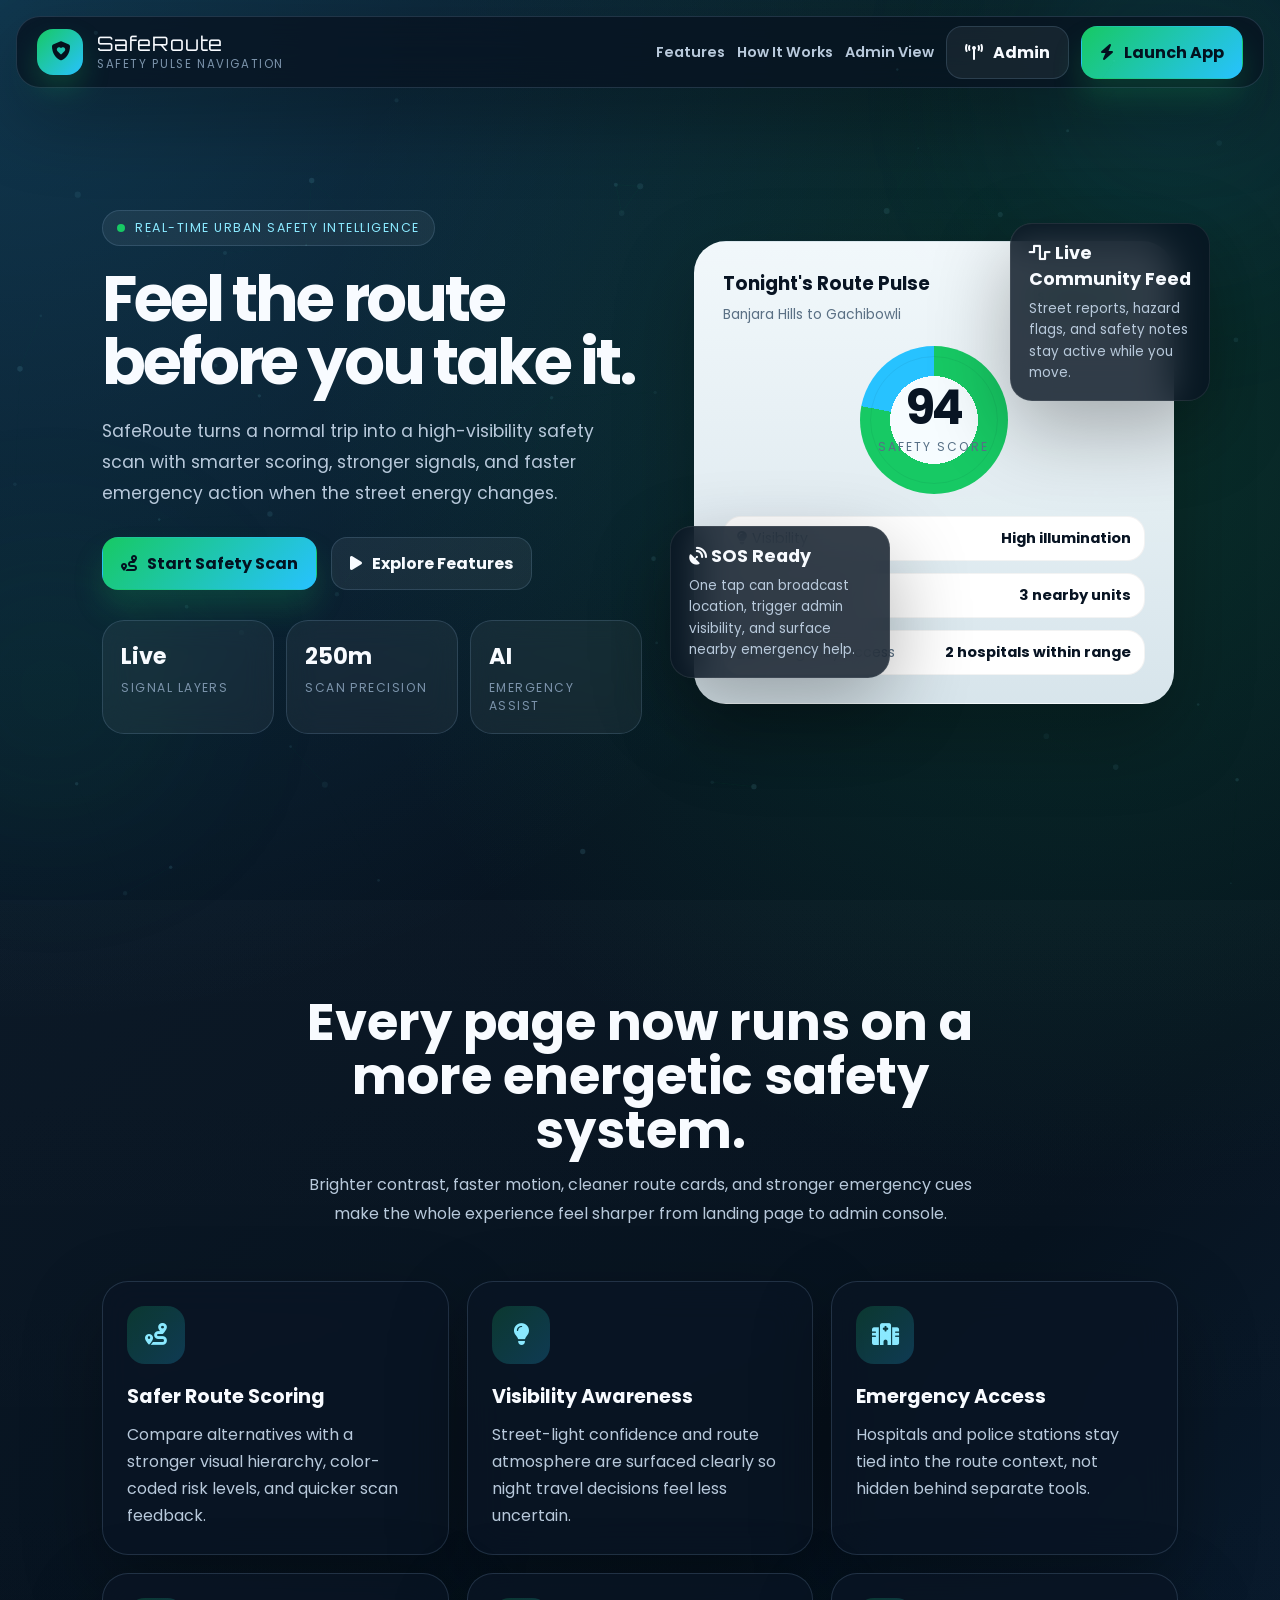
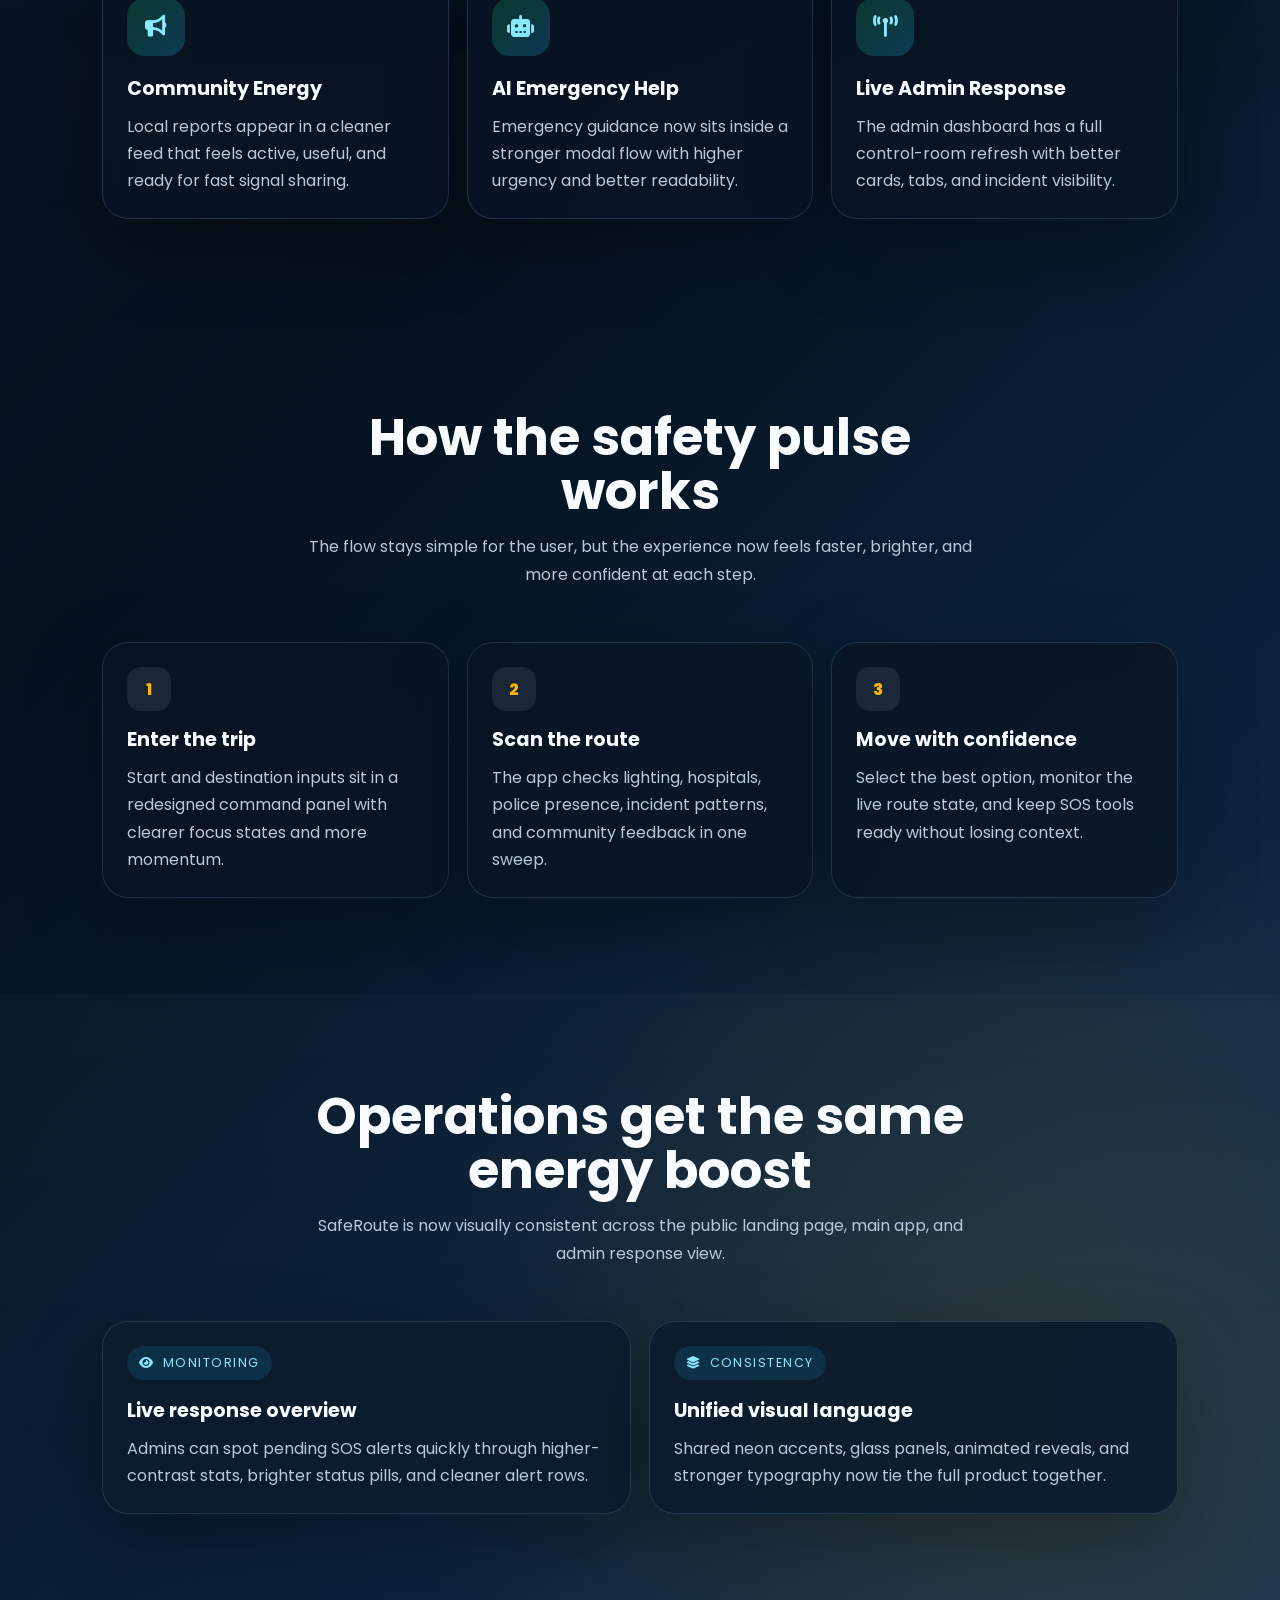
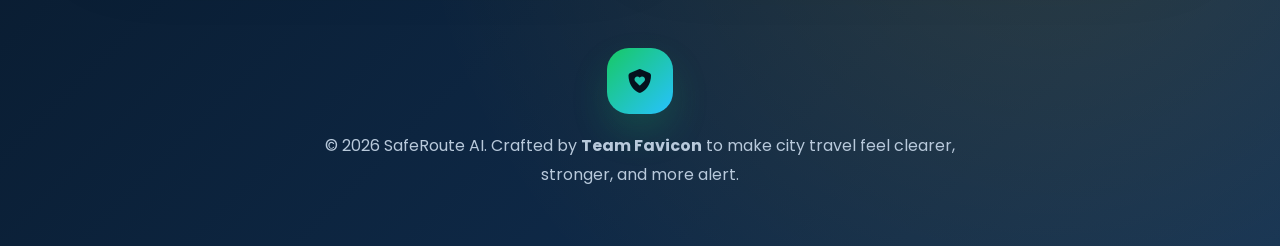
<file: safeRoute-AI-main/frontend/index.html>
<!DOCTYPE html>
<html lang="en">
<head>
    <meta charset="UTF-8">
    <meta name="viewport" content="width=device-width, initial-scale=1.0">
    <title>SafeRoute - Navigate with Energy</title>
    <link href="https://fonts.googleapis.com/css2?family=Orbitron:wght@600;700;800&family=Poppins:wght@400;500;600;700;800&display=swap" rel="stylesheet">
    <link rel="stylesheet" href="https://cdnjs.cloudflare.com/ajax/libs/font-awesome/6.4.0/css/all.min.css">
    <style>
        :root {
            --bg: #05111d;
            --bg-soft: #0d2033;
            --card: rgba(9, 21, 36, 0.78);
            --card-strong: rgba(12, 28, 46, 0.94);
            --text: #f8fbff;
            --text-soft: #b8c9db;
            --text-faint: #7b93aa;
            --border: rgba(149, 189, 228, 0.18);
            --accent: #17c964;
            --accent-2: #27c2ff;
            --accent-3: #ffb800;
            --danger: #ff5d73;
            --shadow: 0 28px 80px rgba(0, 0, 0, 0.3);
            --hero-gradient: linear-gradient(135deg, #0b1928 0%, #05111d 48%, #123257 100%);
        }

        * { box-sizing: border-box; margin: 0; padding: 0; }
        html { scroll-behavior: smooth; }
        body {
            font-family: "Poppins", sans-serif;
            color: var(--text);
            background:
                radial-gradient(circle at top left, rgba(39, 194, 255, 0.18), transparent 28%),
                radial-gradient(circle at 85% 12%, rgba(23, 201, 100, 0.16), transparent 24%),
                radial-gradient(circle at 82% 88%, rgba(255, 184, 0, 0.13), transparent 20%),
                var(--hero-gradient);
            overflow-x: hidden;
        }

        body::before,
        body::after {
            content: "";
            position: fixed;
            border-radius: 999px;
            filter: blur(100px);
            pointer-events: none;
            opacity: 0.55;
            z-index: 0;
            animation: drift 16s ease-in-out infinite;
        }

        body::before {
            width: 320px;
            height: 320px;
            top: -80px;
            right: -60px;
            background: rgba(39, 194, 255, 0.18);
        }

        body::after {
            width: 240px;
            height: 240px;
            left: -70px;
            bottom: 10%;
            background: rgba(23, 201, 100, 0.16);
            animation-delay: -8s;
        }

        nav,
        section,
        footer {
            position: relative;
            z-index: 1;
        }

        nav {
            position: fixed;
            top: 16px;
            left: 16px;
            right: 16px;
            height: 72px;
            padding: 0 20px;
            border-radius: 24px;
            display: flex;
            justify-content: space-between;
            align-items: center;
            background: rgba(7, 18, 31, 0.76);
            border: 1px solid var(--border);
            backdrop-filter: blur(20px);
            box-shadow: var(--shadow);
            transition: transform 0.3s ease, background-color 0.3s ease;
        }

        nav.scrolled {
            background: rgba(6, 15, 26, 0.9);
            transform: translateY(-2px);
        }

        .logo {
            display: flex;
            align-items: center;
            gap: 14px;
        }

        .logo-mark {
            width: 46px;
            height: 46px;
            border-radius: 16px;
            display: grid;
            place-items: center;
            background: linear-gradient(135deg, #17c964, #27c2ff);
            color: #05111d;
            font-size: 1.2rem;
            box-shadow: 0 14px 28px rgba(23, 201, 100, 0.22);
        }

        .logo-type {
            font-family: "Orbitron", sans-serif;
            font-size: 1.25rem;
            letter-spacing: 0.04em;
        }

        .logo-note {
            color: var(--text-faint);
            font-size: 0.72rem;
            text-transform: uppercase;
            letter-spacing: 0.14em;
        }

        .nav-actions {
            display: flex;
            gap: 12px;
            align-items: center;
        }

        .nav-link,
        .nav-btn,
        .hero-cta,
        .secondary-btn {
            display: inline-flex;
            align-items: center;
            justify-content: center;
            gap: 10px;
            text-decoration: none;
            transition: transform 0.22s ease, box-shadow 0.22s ease, background-color 0.22s ease;
        }

        .nav-link {
            color: var(--text-soft);
            font-size: 0.9rem;
            font-weight: 600;
        }

        .nav-link:hover {
            color: var(--text);
            transform: translateY(-1px);
        }

        .nav-btn,
        .hero-cta,
        .secondary-btn {
            padding: 13px 18px;
            border-radius: 16px;
            font-weight: 700;
            border: 1px solid transparent;
        }

        .nav-btn,
        .hero-cta {
            background: linear-gradient(135deg, #17c964, #27c2ff);
            color: #03111f;
            box-shadow: 0 18px 30px rgba(23, 201, 100, 0.18);
        }

        .secondary-btn {
            background: rgba(255, 255, 255, 0.06);
            color: var(--text);
            border-color: var(--border);
        }

        .nav-btn:hover,
        .hero-cta:hover,
        .secondary-btn:hover,
        .feature-card:hover,
        .metric-card:hover,
        .timeline-card:hover,
        .admin-card:hover {
            transform: translateY(-3px);
            box-shadow: 0 18px 36px rgba(0, 0, 0, 0.22);
        }

        .hero {
            min-height: 100vh;
            display: grid;
            grid-template-columns: 1.05fr 0.95fr;
            align-items: center;
            gap: 48px;
            padding: 132px 8% 88px;
        }

        #hero-canvas {
            position: absolute;
            inset: 0;
            width: 100%;
            height: 100%;
            opacity: 0.38;
            pointer-events: none;
        }

        .hero-copy,
        .hero-visual {
            position: relative;
            z-index: 1;
        }

        .eyebrow {
            display: inline-flex;
            align-items: center;
            gap: 10px;
            padding: 8px 14px;
            border-radius: 999px;
            margin-bottom: 22px;
            background: rgba(255, 255, 255, 0.06);
            border: 1px solid var(--border);
            color: #8ae9ff;
            font-size: 0.78rem;
            letter-spacing: 0.12em;
            text-transform: uppercase;
        }

        .live-dot {
            width: 8px;
            height: 8px;
            border-radius: 50%;
            background: var(--accent);
            box-shadow: 0 0 0 0 rgba(23, 201, 100, 0.55);
            animation: pulseDot 1.8s infinite;
        }

        h1 {
            font-size: clamp(3rem, 5vw, 5.4rem);
            line-height: 0.98;
            letter-spacing: -0.05em;
            margin-bottom: 22px;
            max-width: 760px;
        }

        .hero-copy p {
            max-width: 620px;
            color: var(--text-soft);
            font-size: 1.08rem;
            line-height: 1.8;
            margin-bottom: 28px;
        }

        .cta-row {
            display: flex;
            gap: 14px;
            flex-wrap: wrap;
            margin-bottom: 30px;
        }

        .hero-metrics {
            display: grid;
            grid-template-columns: repeat(3, minmax(0, 1fr));
            gap: 12px;
            max-width: 620px;
        }

        .metric-card {
            padding: 18px;
            border-radius: 22px;
            border: 1px solid var(--border);
            background: rgba(255, 255, 255, 0.05);
            backdrop-filter: blur(14px);
        }

        .metric-card strong {
            display: block;
            font-size: 1.4rem;
            margin-bottom: 6px;
        }

        .metric-card span {
            display: block;
            color: var(--text-faint);
            font-size: 0.76rem;
            letter-spacing: 0.12em;
            text-transform: uppercase;
        }

        .hero-visual {
            display: flex;
            justify-content: center;
        }

        .visual-stack {
            width: min(100%, 480px);
            position: relative;
            animation: floatCard 6.5s ease-in-out infinite;
        }

        .analysis-card {
            border-radius: 32px;
            border: 1px solid rgba(255, 255, 255, 0.08);
            background: linear-gradient(180deg, rgba(246, 252, 255, 0.98), rgba(229, 241, 248, 0.94));
            color: #081423;
            padding: 28px;
            box-shadow: 0 30px 80px rgba(0, 0, 0, 0.26);
        }

        .analysis-top,
        .analysis-route,
        .route-item,
        .scan-line {
            display: flex;
            align-items: center;
        }

        .analysis-top {
            justify-content: space-between;
            margin-bottom: 20px;
        }

        .chip {
            padding: 8px 12px;
            border-radius: 999px;
            font-size: 0.72rem;
            font-weight: 800;
            letter-spacing: 0.12em;
            text-transform: uppercase;
        }

        .chip.green {
            background: rgba(23, 201, 100, 0.14);
            color: #07894b;
        }

        .score-ring {
            width: 148px;
            height: 148px;
            margin: 0 auto 22px;
            border-radius: 50%;
            background:
                radial-gradient(circle at center, #f6fcff 0 42%, transparent 42%),
                conic-gradient(#17c964 0 78%, #27c2ff 78% 100%);
            display: grid;
            place-items: center;
            position: relative;
        }

        .score-ring::after {
            content: "";
            position: absolute;
            inset: 10px;
            border-radius: 50%;
            border: 1px solid rgba(8, 20, 35, 0.06);
        }

        .score-center {
            position: relative;
            z-index: 1;
            text-align: center;
        }

        .score-center strong {
            display: block;
            font-size: 3rem;
            line-height: 1;
            letter-spacing: -0.05em;
        }

        .score-center span {
            display: block;
            margin-top: 6px;
            color: #577086;
            font-size: 0.76rem;
            text-transform: uppercase;
            letter-spacing: 0.16em;
        }

        .scan-line {
            justify-content: space-between;
            padding: 12px 14px;
            border-radius: 18px;
            background: white;
            margin-bottom: 12px;
            box-shadow: inset 0 0 0 1px rgba(8, 20, 35, 0.05);
        }

        .scan-line:last-child { margin-bottom: 0; }

        .scan-line span {
            color: #5a7084;
            font-size: 0.88rem;
        }

        .scan-line strong {
            font-size: 0.92rem;
        }

        .floating-card {
            position: absolute;
            border-radius: 22px;
            border: 1px solid rgba(255, 255, 255, 0.08);
            background: rgba(8, 20, 34, 0.82);
            color: var(--text);
            backdrop-filter: blur(18px);
            box-shadow: var(--shadow);
            padding: 16px 18px;
        }

        .floating-card.top {
            top: -18px;
            right: -36px;
            width: 200px;
            animation: driftCard 5.5s ease-in-out infinite;
        }

        .floating-card.bottom {
            left: -24px;
            bottom: 26px;
            width: 220px;
            animation: driftCard 6.2s ease-in-out infinite reverse;
        }

        .floating-card strong {
            display: block;
            margin-bottom: 6px;
            font-size: 1.1rem;
        }

        .floating-card p {
            color: var(--text-soft);
            font-size: 0.84rem;
            line-height: 1.6;
        }

        .section {
            padding: 96px 8%;
        }

        .section.alt {
            background: linear-gradient(180deg, rgba(255, 255, 255, 0.02), rgba(255, 255, 255, 0));
        }

        .section-head {
            max-width: 680px;
            margin: 0 auto 52px;
            text-align: center;
        }

        .section-head h2 {
            font-size: clamp(2.2rem, 4vw, 3.4rem);
            line-height: 1.05;
            margin-bottom: 14px;
        }

        .section-head p {
            color: var(--text-soft);
            line-height: 1.8;
        }

        .feature-grid {
            display: grid;
            grid-template-columns: repeat(auto-fit, minmax(260px, 1fr));
            gap: 18px;
        }

        .feature-card,
        .timeline-card,
        .admin-card {
            padding: 24px;
            border-radius: 26px;
            border: 1px solid var(--border);
            background: var(--card);
            backdrop-filter: blur(18px);
            box-shadow: var(--shadow);
            opacity: 0;
            transform: translateY(24px);
            transition: transform 0.25s ease, box-shadow 0.25s ease, background-color 0.25s ease;
        }

        .feature-card.is-visible,
        .timeline-card.is-visible,
        .admin-card.is-visible {
            animation: reveal 0.7s ease forwards;
        }

        .feature-icon {
            width: 58px;
            height: 58px;
            border-radius: 18px;
            display: grid;
            place-items: center;
            margin-bottom: 18px;
            font-size: 1.35rem;
            background: linear-gradient(135deg, rgba(23, 201, 100, 0.2), rgba(39, 194, 255, 0.22));
            color: #8ae9ff;
        }

        .feature-card h3,
        .timeline-card h3,
        .admin-card h3 {
            margin-bottom: 10px;
            font-size: 1.2rem;
        }

        .feature-card p,
        .timeline-card p,
        .admin-card p {
            color: var(--text-soft);
            line-height: 1.7;
        }

        .timeline {
            display: grid;
            grid-template-columns: repeat(3, minmax(0, 1fr));
            gap: 18px;
        }

        .timeline-card span {
            display: inline-flex;
            width: 44px;
            height: 44px;
            border-radius: 14px;
            align-items: center;
            justify-content: center;
            margin-bottom: 14px;
            background: rgba(255, 255, 255, 0.08);
            color: var(--accent-3);
            font-weight: 800;
        }

        .admin-grid {
            display: grid;
            grid-template-columns: 1fr 1fr;
            gap: 18px;
        }

        .admin-card {
            background: var(--card-strong);
        }

        .admin-card .admin-tag {
            display: inline-flex;
            align-items: center;
            gap: 8px;
            padding: 8px 12px;
            border-radius: 999px;
            margin-bottom: 16px;
            background: rgba(39, 194, 255, 0.12);
            color: #8ae9ff;
            font-size: 0.78rem;
            text-transform: uppercase;
            letter-spacing: 0.12em;
        }

        footer {
            padding: 38px 8% 56px;
            text-align: center;
        }

        .footer-mark {
            width: 66px;
            height: 66px;
            border-radius: 22px;
            margin: 0 auto 18px;
            display: grid;
            place-items: center;
            background: linear-gradient(135deg, #17c964, #27c2ff);
            color: #05111d;
            font-size: 1.5rem;
            box-shadow: 0 18px 36px rgba(23, 201, 100, 0.18);
        }

        footer p {
            color: var(--text-soft);
            max-width: 640px;
            margin: 0 auto;
            line-height: 1.8;
        }

        @keyframes pulseDot {
            0% { box-shadow: 0 0 0 0 rgba(23, 201, 100, 0.55); }
            75% { box-shadow: 0 0 0 12px rgba(23, 201, 100, 0); }
            100% { box-shadow: 0 0 0 0 rgba(23, 201, 100, 0); }
        }

        @keyframes drift {
            0%, 100% { transform: translate3d(0, 0, 0); }
            50% { transform: translate3d(18px, -18px, 0); }
        }

        @keyframes floatCard {
            0%, 100% { transform: translateY(0); }
            50% { transform: translateY(-18px); }
        }

        @keyframes driftCard {
            0%, 100% { transform: translate3d(0, 0, 0); }
            50% { transform: translate3d(8px, -10px, 0); }
        }

        @keyframes reveal {
            from {
                opacity: 0;
                transform: translateY(24px);
            }
            to {
                opacity: 1;
                transform: translateY(0);
            }
        }

        @media (max-width: 980px) {
            .hero {
                grid-template-columns: 1fr;
                padding-top: 128px;
            }

            .hero-metrics,
            .timeline,
            .admin-grid {
                grid-template-columns: 1fr;
            }

            .floating-card.top,
            .floating-card.bottom {
                position: relative;
                width: 100%;
                inset: auto;
                margin-top: 14px;
            }
        }

        @media (max-width: 720px) {
            nav {
                height: auto;
                padding: 14px;
                flex-direction: column;
                align-items: stretch;
                gap: 12px;
            }

            .nav-actions {
                justify-content: space-between;
                flex-wrap: wrap;
            }

            .nav-link {
                display: none;
            }

            .hero {
                padding: 152px 6% 78px;
            }

            .section {
                padding: 82px 6%;
            }
        }

        @media (prefers-reduced-motion: reduce) {
            *,
            *::before,
            *::after {
                animation: none !important;
                transition: none !important;
                scroll-behavior: auto !important;
            }
        }
    </style>
</head>
<body>
    <nav id="navbar">
        <div class="logo">
            <div class="logo-mark"><i class="fa-solid fa-shield-heart"></i></div>
            <div>
                <div class="logo-type">SafeRoute</div>
                <div class="logo-note">Safety pulse navigation</div>
            </div>
        </div>
        <div class="nav-actions">
            <a href="#features" class="nav-link">Features</a>
            <a href="#workflow" class="nav-link">How It Works</a>
            <a href="#ops" class="nav-link">Admin View</a>
            <a href="admin.html" class="secondary-btn"><i class="fa-solid fa-broadcast-tower"></i> Admin</a>
            <a href="app.html" class="nav-btn"><i class="fa-solid fa-bolt"></i> Launch App</a>
        </div>
    </nav>

    <section class="hero">
        <canvas id="hero-canvas"></canvas>

        <div class="hero-copy">
            <div class="eyebrow"><span class="live-dot"></span> Real-time urban safety intelligence</div>
            <h1>Feel the route before you take it.</h1>
            <p>SafeRoute turns a normal trip into a high-visibility safety scan with smarter scoring, stronger signals, and faster emergency action when the street energy changes.</p>

            <div class="cta-row">
                <a href="app.html" class="hero-cta"><i class="fa-solid fa-route"></i> Start Safety Scan</a>
                <a href="#features" class="secondary-btn"><i class="fa-solid fa-play"></i> Explore Features</a>
            </div>

            <div class="hero-metrics">
                <div class="metric-card">
                    <strong>Live</strong>
                    <span>Signal Layers</span>
                </div>
                <div class="metric-card">
                    <strong>250m</strong>
                    <span>Scan Precision</span>
                </div>
                <div class="metric-card">
                    <strong>AI</strong>
                    <span>Emergency Assist</span>
                </div>
            </div>
        </div>

        <div class="hero-visual">
            <div class="visual-stack">
                <div class="analysis-card">
                    <div class="analysis-top">
                        <div>
                            <strong style="display:block; font-size:1.15rem; margin-bottom:4px;">Tonight's Route Pulse</strong>
                            <span style="color:#5a7084; font-size:0.86rem;">Banjara Hills to Gachibowli</span>
                        </div>
                        <div class="chip green">Safest Pick</div>
                    </div>

                    <div class="score-ring">
                        <div class="score-center">
                            <strong>94</strong>
                            <span>Safety score</span>
                        </div>
                    </div>

                    <div class="scan-line"><span><i class="fa-solid fa-lightbulb"></i> Visibility</span><strong>High illumination</strong></div>
                    <div class="scan-line"><span><i class="fa-solid fa-user-shield"></i> Patrol density</span><strong>3 nearby units</strong></div>
                    <div class="scan-line"><span><i class="fa-solid fa-hospital"></i> Emergency access</span><strong>2 hospitals within range</strong></div>
                </div>

                <div class="floating-card top">
                    <strong><i class="fa-solid fa-wave-square"></i> Live Community Feed</strong>
                    <p>Street reports, hazard flags, and safety notes stay active while you move.</p>
                </div>

                <div class="floating-card bottom">
                    <strong><i class="fa-solid fa-satellite-dish"></i> SOS Ready</strong>
                    <p>One tap can broadcast location, trigger admin visibility, and surface nearby emergency help.</p>
                </div>
            </div>
        </div>
    </section>

    <section id="features" class="section alt">
        <div class="section-head">
            <h2>Every page now runs on a more energetic safety system.</h2>
            <p>Brighter contrast, faster motion, cleaner route cards, and stronger emergency cues make the whole experience feel sharper from landing page to admin console.</p>
        </div>
        <div class="feature-grid reveal-group">
            <article class="feature-card">
                <div class="feature-icon"><i class="fa-solid fa-route"></i></div>
                <h3>Safer Route Scoring</h3>
                <p>Compare alternatives with a stronger visual hierarchy, color-coded risk levels, and quicker scan feedback.</p>
            </article>
            <article class="feature-card">
                <div class="feature-icon"><i class="fa-solid fa-lightbulb"></i></div>
                <h3>Visibility Awareness</h3>
                <p>Street-light confidence and route atmosphere are surfaced clearly so night travel decisions feel less uncertain.</p>
            </article>
            <article class="feature-card">
                <div class="feature-icon"><i class="fa-solid fa-hospital"></i></div>
                <h3>Emergency Access</h3>
                <p>Hospitals and police stations stay tied into the route context, not hidden behind separate tools.</p>
            </article>
            <article class="feature-card">
                <div class="feature-icon"><i class="fa-solid fa-bullhorn"></i></div>
                <h3>Community Energy</h3>
                <p>Local reports appear in a cleaner feed that feels active, useful, and ready for fast signal sharing.</p>
            </article>
            <article class="feature-card">
                <div class="feature-icon"><i class="fa-solid fa-robot"></i></div>
                <h3>AI Emergency Help</h3>
                <p>Emergency guidance now sits inside a stronger modal flow with higher urgency and better readability.</p>
            </article>
            <article class="feature-card">
                <div class="feature-icon"><i class="fa-solid fa-broadcast-tower"></i></div>
                <h3>Live Admin Response</h3>
                <p>The admin dashboard has a full control-room refresh with better cards, tabs, and incident visibility.</p>
            </article>
        </div>
    </section>

    <section id="workflow" class="section">
        <div class="section-head">
            <h2>How the safety pulse works</h2>
            <p>The flow stays simple for the user, but the experience now feels faster, brighter, and more confident at each step.</p>
        </div>
        <div class="timeline reveal-group">
            <article class="timeline-card">
                <span>1</span>
                <h3>Enter the trip</h3>
                <p>Start and destination inputs sit in a redesigned command panel with clearer focus states and more momentum.</p>
            </article>
            <article class="timeline-card">
                <span>2</span>
                <h3>Scan the route</h3>
                <p>The app checks lighting, hospitals, police presence, incident patterns, and community feedback in one sweep.</p>
            </article>
            <article class="timeline-card">
                <span>3</span>
                <h3>Move with confidence</h3>
                <p>Select the best option, monitor the live route state, and keep SOS tools ready without losing context.</p>
            </article>
        </div>
    </section>

    <section id="ops" class="section alt">
        <div class="section-head">
            <h2>Operations get the same energy boost</h2>
            <p>SafeRoute is now visually consistent across the public landing page, main app, and admin response view.</p>
        </div>
        <div class="admin-grid reveal-group">
            <article class="admin-card">
                <div class="admin-tag"><i class="fa-solid fa-eye"></i> Monitoring</div>
                <h3>Live response overview</h3>
                <p>Admins can spot pending SOS alerts quickly through higher-contrast stats, brighter status pills, and cleaner alert rows.</p>
            </article>
            <article class="admin-card">
                <div class="admin-tag"><i class="fa-solid fa-layer-group"></i> Consistency</div>
                <h3>Unified visual language</h3>
                <p>Shared neon accents, glass panels, animated reveals, and stronger typography now tie the full product together.</p>
            </article>
        </div>
    </section>

    <footer>
        <div class="footer-mark"><i class="fa-solid fa-shield-heart"></i></div>
        <p>&copy; 2026 SafeRoute AI. Crafted by <strong>Team Favicon</strong> to make city travel feel clearer, stronger, and more alert.</p>
    </footer>

    <script>
        const canvas = document.getElementById('hero-canvas');
        const ctx = canvas.getContext('2d');
        const navbar = document.getElementById('navbar');
        let width = 0;
        let height = 0;
        let particles = [];
        let pulse = 0;

        function resizeCanvas() {
            width = canvas.width = window.innerWidth;
            height = canvas.height = window.innerHeight;
            particles = Array.from({ length: Math.min(70, Math.floor(width / 22)) }, () => ({
                x: Math.random() * width,
                y: Math.random() * height,
                vx: (Math.random() - 0.5) * 0.45,
                vy: (Math.random() - 0.5) * 0.45,
                size: Math.random() * 2.3 + 0.8
            }));
        }

        function animateCanvas() {
            pulse += 0.01;
            ctx.clearRect(0, 0, width, height);

            particles.forEach((particle, index) => {
                particle.x += particle.vx;
                particle.y += particle.vy;

                if (particle.x < 0 || particle.x > width) particle.vx *= -1;
                if (particle.y < 0 || particle.y > height) particle.vy *= -1;

                ctx.beginPath();
                ctx.fillStyle = `rgba(138, 233, 255, ${0.22 + Math.sin(pulse + index) * 0.08})`;
                ctx.arc(particle.x, particle.y, particle.size, 0, Math.PI * 2);
                ctx.fill();
            });

            for (let i = 0; i < particles.length; i += 1) {
                for (let j = i + 1; j < particles.length; j += 1) {
                    const dx = particles[i].x - particles[j].x;
                    const dy = particles[i].y - particles[j].y;
                    const dist = Math.hypot(dx, dy);
                    if (dist < 120) {
                        ctx.beginPath();
                        ctx.strokeStyle = `rgba(23, 201, 100, ${0.12 - dist / 1200})`;
                        ctx.moveTo(particles[i].x, particles[i].y);
                        ctx.lineTo(particles[j].x, particles[j].y);
                        ctx.stroke();
                    }
                }
            }

            requestAnimationFrame(animateCanvas);
        }

        const revealObserver = new IntersectionObserver((entries) => {
            entries.forEach((entry) => {
                if (entry.isIntersecting) {
                    entry.target.querySelectorAll('.feature-card, .timeline-card, .admin-card').forEach((card, index) => {
                        setTimeout(() => card.classList.add('is-visible'), index * 120);
                    });
                    revealObserver.unobserve(entry.target);
                }
            });
        }, { threshold: 0.18 });

        document.querySelectorAll('.reveal-group').forEach((group) => revealObserver.observe(group));

        window.addEventListener('scroll', () => {
            navbar.classList.toggle('scrolled', window.scrollY > 30);
        });

        window.addEventListener('resize', resizeCanvas);
        resizeCanvas();
        animateCanvas();
    </script>
</body>
</html>
</file>
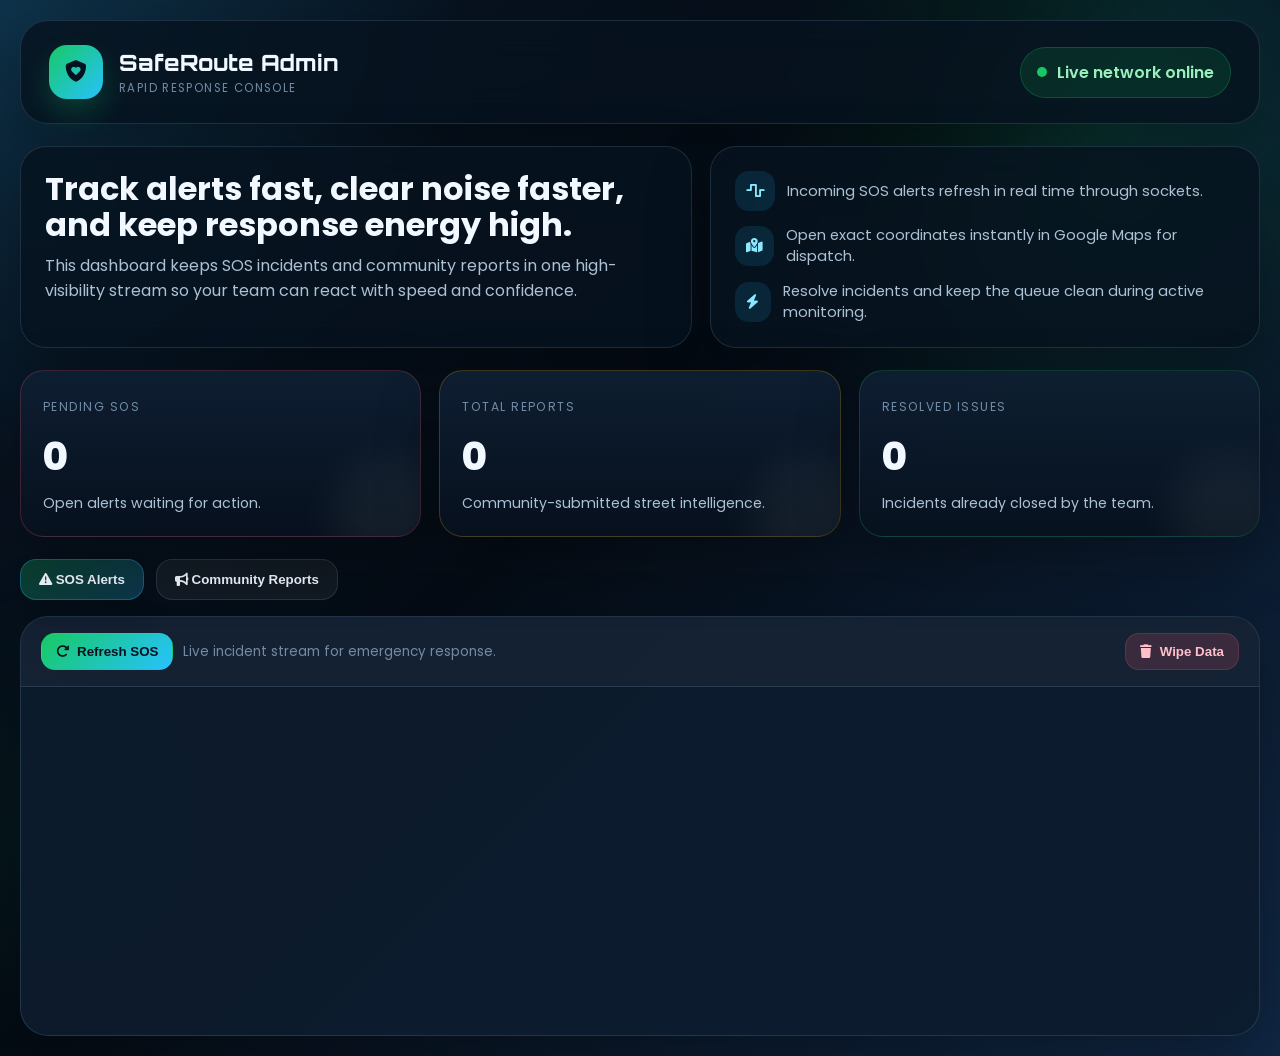
<file: safeRoute-AI-main/frontend/admin.html>
<!DOCTYPE html>
<html lang="en">
<head>
    <meta charset="UTF-8">
    <meta name="viewport" content="width=device-width, initial-scale=1.0">
    <title>SafeRoute Admin</title>
    <link href="https://fonts.googleapis.com/css2?family=Orbitron:wght@600;700;800&family=Poppins:wght@400;500;600;700&display=swap" rel="stylesheet">
    <link rel="stylesheet" href="https://cdnjs.cloudflare.com/ajax/libs/font-awesome/6.4.0/css/all.min.css">
    <script src="https://cdn.socket.io/4.7.5/socket.io.min.js"></script>
    <script src="config.js"></script>
    <style>
        :root {
            --bg: #06111d;
            --panel: rgba(7, 19, 31, 0.82);
            --panel-soft: rgba(255, 255, 255, 0.05);
            --panel-strong: rgba(13, 28, 46, 0.94);
            --text: #f2f8ff;
            --text-soft: #acc1d4;
            --text-faint: #728ba3;
            --border: rgba(149, 189, 228, 0.16);
            --accent: #17c964;
            --accent-2: #27c2ff;
            --warning: #ffb800;
            --danger: #ff5d73;
            --shadow: 0 24px 64px rgba(0, 0, 0, 0.28);
        }

        * { box-sizing: border-box; }
        html, body { margin: 0; min-height: 100%; }

        body {
            font-family: "Poppins", sans-serif;
            color: var(--text);
            background:
                radial-gradient(circle at top left, rgba(39, 194, 255, 0.16), transparent 28%),
                radial-gradient(circle at 85% 15%, rgba(23, 201, 100, 0.16), transparent 24%),
                linear-gradient(135deg, #091727 0%, #050c15 45%, #102744 100%);
            padding: 20px;
        }

        body::before,
        body::after {
            content: "";
            position: fixed;
            border-radius: 999px;
            filter: blur(90px);
            opacity: 0.5;
            z-index: 0;
            pointer-events: none;
            animation: drift 14s ease-in-out infinite;
        }

        body::before {
            width: 280px;
            height: 280px;
            top: -70px;
            right: -60px;
            background: rgba(39, 194, 255, 0.18);
        }

        body::after {
            width: 220px;
            height: 220px;
            bottom: -40px;
            left: -50px;
            background: rgba(23, 201, 100, 0.18);
            animation-delay: -6s;
        }

        .admin-container {
            position: relative;
            z-index: 1;
            max-width: 1240px;
            margin: 0 auto;
        }

        .header {
            padding: 24px 28px;
            border-radius: 28px;
            border: 1px solid var(--border);
            background: var(--panel);
            backdrop-filter: blur(20px);
            box-shadow: var(--shadow);
            display: flex;
            justify-content: space-between;
            align-items: center;
            gap: 18px;
            margin-bottom: 22px;
        }

        .logo-wrap {
            display: flex;
            align-items: center;
            gap: 16px;
        }

        .logo-mark {
            width: 54px;
            height: 54px;
            border-radius: 18px;
            display: grid;
            place-items: center;
            background: linear-gradient(135deg, #17c964, #27c2ff);
            color: #04111f;
            font-size: 1.35rem;
            box-shadow: 0 14px 28px rgba(23, 201, 100, 0.22);
        }

        .logo-title {
            font-family: "Orbitron", sans-serif;
            font-size: 1.4rem;
            font-weight: 800;
        }

        .logo-subtitle {
            color: var(--text-faint);
            letter-spacing: 0.12em;
            text-transform: uppercase;
            font-size: 0.72rem;
            margin-top: 4px;
        }

        .status-pill {
            display: inline-flex;
            align-items: center;
            gap: 10px;
            padding: 12px 16px;
            border-radius: 999px;
            border: 1px solid rgba(23, 201, 100, 0.24);
            background: rgba(23, 201, 100, 0.12);
            color: #98f1bd;
            font-weight: 600;
        }

        .status-dot {
            width: 10px;
            height: 10px;
            border-radius: 50%;
            background: var(--accent);
            box-shadow: 0 0 0 0 rgba(23, 201, 100, 0.55);
            animation: pulseDot 1.8s infinite;
        }

        .hero-panel {
            display: grid;
            grid-template-columns: 1.1fr 0.9fr;
            gap: 18px;
            margin-bottom: 22px;
        }

        .hero-copy,
        .hero-side {
            border-radius: 26px;
            border: 1px solid var(--border);
            background: var(--panel);
            backdrop-filter: blur(20px);
            box-shadow: var(--shadow);
            padding: 24px;
        }

        .hero-copy h1 {
            margin: 0 0 10px;
            font-size: 2rem;
            line-height: 1.12;
        }

        .hero-copy p {
            margin: 0;
            color: var(--text-soft);
            max-width: 640px;
        }

        .hero-side {
            display: flex;
            flex-direction: column;
            gap: 14px;
            justify-content: center;
        }

        .signal-row {
            display: flex;
            align-items: center;
            gap: 12px;
            color: var(--text-soft);
            font-size: 0.92rem;
        }

        .signal-row i {
            width: 40px;
            height: 40px;
            border-radius: 14px;
            display: grid;
            place-items: center;
            background: rgba(39, 194, 255, 0.12);
            color: #8ae9ff;
        }

        .stats-grid {
            display: grid;
            grid-template-columns: repeat(auto-fit, minmax(210px, 1fr));
            gap: 18px;
            margin-bottom: 22px;
        }

        .stat-card {
            padding: 22px;
            border-radius: 24px;
            border: 1px solid var(--border);
            background: linear-gradient(180deg, rgba(14, 31, 50, 0.96), rgba(7, 17, 30, 0.94));
            box-shadow: var(--shadow);
            position: relative;
            overflow: hidden;
        }

        .stat-card::after {
            content: "";
            position: absolute;
            inset: auto -30px -40px auto;
            width: 120px;
            height: 120px;
            border-radius: 50%;
            background: rgba(255, 255, 255, 0.05);
            filter: blur(20px);
        }

        .stat-card.danger { border-color: rgba(255, 93, 115, 0.22); }
        .stat-card.success { border-color: rgba(23, 201, 100, 0.22); }
        .stat-card.warning { border-color: rgba(255, 184, 0, 0.22); }

        .stat-label {
            color: var(--text-faint);
            font-size: 0.76rem;
            letter-spacing: 0.12em;
            text-transform: uppercase;
        }

        .stat-num {
            display: block;
            margin-top: 10px;
            font-size: 2.4rem;
            font-weight: 800;
        }

        .stat-meta {
            margin-top: 8px;
            color: var(--text-soft);
            font-size: 0.88rem;
        }

        .tabs {
            display: flex;
            gap: 12px;
            margin-bottom: 16px;
            flex-wrap: wrap;
        }

        .tab-btn {
            padding: 12px 18px;
            border-radius: 16px;
            border: 1px solid var(--border);
            background: rgba(255, 255, 255, 0.05);
            color: var(--text);
            font-weight: 700;
            cursor: pointer;
            transition: transform 0.2s ease, background-color 0.2s ease, border-color 0.2s ease;
        }

        .tab-btn.active {
            background: linear-gradient(135deg, rgba(23, 201, 100, 0.26), rgba(39, 194, 255, 0.22));
            border-color: rgba(39, 194, 255, 0.3);
            box-shadow: 0 16px 28px rgba(0, 0, 0, 0.14);
        }

        .content-area {
            border-radius: 28px;
            border: 1px solid var(--border);
            background: var(--panel-strong);
            box-shadow: var(--shadow);
            overflow: hidden;
            min-height: 420px;
        }

        .toolbar {
            padding: 16px 20px;
            border-bottom: 1px solid var(--border);
            display: flex;
            gap: 10px;
            align-items: center;
            background: rgba(255, 255, 255, 0.03);
            flex-wrap: wrap;
        }

        .toolbar-copy {
            color: var(--text-faint);
            font-size: 0.84rem;
        }

        .action-btn,
        .map-link-btn {
            padding: 10px 14px;
            border-radius: 14px;
            border: 1px solid transparent;
            font-weight: 700;
            cursor: pointer;
            display: inline-flex;
            align-items: center;
            gap: 8px;
            text-decoration: none;
            transition: transform 0.2s ease, box-shadow 0.2s ease, background-color 0.2s ease;
        }

        .action-btn:hover,
        .map-link-btn:hover,
        .tab-btn:hover {
            transform: translateY(-2px);
        }

        .btn-refresh {
            background: linear-gradient(135deg, #17c964, #27c2ff);
            color: #04111f;
        }

        .btn-danger {
            background: rgba(255, 93, 115, 0.16);
            color: #ffc0ca;
            border-color: rgba(255, 93, 115, 0.18);
        }

        .item-list {
            list-style: none;
            margin: 0;
            padding: 0;
        }

        .item {
            display: flex;
            align-items: center;
            justify-content: space-between;
            gap: 16px;
            padding: 18px 20px;
            border-bottom: 1px solid rgba(255, 255, 255, 0.05);
            animation: riseIn 0.32s ease;
        }

        .item:hover {
            background: rgba(255, 255, 255, 0.03);
        }

        .item:last-child {
            border-bottom: none;
        }

        .item-main {
            display: flex;
            align-items: center;
            gap: 14px;
            min-width: 0;
        }

        .icon-box {
            width: 50px;
            height: 50px;
            border-radius: 18px;
            display: grid;
            place-items: center;
            font-size: 1.15rem;
            background: rgba(39, 194, 255, 0.12);
            color: #8ae9ff;
            flex-shrink: 0;
        }

        .item-main h4 {
            margin: 0 0 4px;
            font-size: 1rem;
        }

        .meta-line {
            font-size: 0.86rem;
            color: var(--text-soft);
            margin: 2px 0;
        }

        .meta-highlight {
            color: #8ae9ff;
            font-weight: 700;
        }

        .item-actions {
            display: flex;
            align-items: center;
            gap: 10px;
            flex-wrap: wrap;
            justify-content: flex-end;
        }

        .map-link-btn {
            background: rgba(39, 194, 255, 0.16);
            color: #8ae9ff;
            border-color: rgba(39, 194, 255, 0.16);
        }

        .resolve-btn {
            background: rgba(23, 201, 100, 0.18);
            color: #9cf4c0;
            border-color: rgba(23, 201, 100, 0.2);
        }

        .time-pill {
            padding: 8px 10px;
            border-radius: 999px;
            background: rgba(255, 255, 255, 0.05);
            color: var(--text-faint);
            font-size: 0.76rem;
        }

        .tab-content { display: none; }
        .tab-content.active { display: block; }

        .empty-view {
            padding: 54px 24px;
            text-align: center;
            color: var(--text-faint);
        }

        .empty-view i {
            width: 78px;
            height: 78px;
            border-radius: 24px;
            display: grid;
            place-items: center;
            margin: 0 auto 16px;
            background: linear-gradient(135deg, rgba(23, 201, 100, 0.18), rgba(39, 194, 255, 0.18));
            color: #8ae9ff;
            font-size: 2rem;
        }

        @keyframes pulseDot {
            0% { box-shadow: 0 0 0 0 rgba(23, 201, 100, 0.55); }
            75% { box-shadow: 0 0 0 12px rgba(23, 201, 100, 0); }
            100% { box-shadow: 0 0 0 0 rgba(23, 201, 100, 0); }
        }

        @keyframes drift {
            0%, 100% { transform: translate3d(0, 0, 0); }
            50% { transform: translate3d(14px, -14px, 0); }
        }

        @keyframes riseIn {
            from { opacity: 0; transform: translateY(12px); }
            to { opacity: 1; transform: translateY(0); }
        }

        @media (max-width: 900px) {
            .hero-panel {
                grid-template-columns: 1fr;
            }

            .header,
            .item {
                flex-direction: column;
                align-items: flex-start;
            }

            .item-actions {
                width: 100%;
                justify-content: flex-start;
            }
        }
    </style>
</head>
<body>
    <div class="admin-container">
        <div class="header">
            <div class="logo-wrap">
                <div class="logo-mark"><i class="fa-solid fa-shield-heart"></i></div>
                <div>
                    <div class="logo-title">SafeRoute Admin</div>
                    <div class="logo-subtitle">Rapid Response Console</div>
                </div>
            </div>
            <div class="status-pill"><span class="status-dot"></span> Live network online</div>
        </div>

        <div class="hero-panel">
            <section class="hero-copy">
                <h1>Track alerts fast, clear noise faster, and keep response energy high.</h1>
                <p>This dashboard keeps SOS incidents and community reports in one high-visibility stream so your team can react with speed and confidence.</p>
            </section>
            <section class="hero-side">
                <div class="signal-row"><i class="fa-solid fa-wave-square"></i><span>Incoming SOS alerts refresh in real time through sockets.</span></div>
                <div class="signal-row"><i class="fa-solid fa-map-location-dot"></i><span>Open exact coordinates instantly in Google Maps for dispatch.</span></div>
                <div class="signal-row"><i class="fa-solid fa-bolt"></i><span>Resolve incidents and keep the queue clean during active monitoring.</span></div>
            </section>
        </div>

        <div class="stats-grid">
            <div class="stat-card danger">
                <span class="stat-label">Pending SOS</span>
                <span class="stat-num" id="stat-sos">0</span>
                <div class="stat-meta">Open alerts waiting for action.</div>
            </div>
            <div class="stat-card warning">
                <span class="stat-label">Total Reports</span>
                <span class="stat-num" id="stat-reports">0</span>
                <div class="stat-meta">Community-submitted street intelligence.</div>
            </div>
            <div class="stat-card success">
                <span class="stat-label">Resolved Issues</span>
                <span class="stat-num" id="stat-resolved">0</span>
                <div class="stat-meta">Incidents already closed by the team.</div>
            </div>
        </div>

        <div class="tabs">
            <button class="tab-btn active" data-tab="sos" onclick="switchTab('sos', event)"><i class="fa-solid fa-triangle-exclamation"></i> SOS Alerts</button>
            <button class="tab-btn" data-tab="feedback" onclick="switchTab('feedback', event)"><i class="fa-solid fa-bullhorn"></i> Community Reports</button>
        </div>

        <div id="sos-tab" class="tab-content active">
            <div class="content-area">
                <div class="toolbar">
                    <button class="action-btn btn-refresh" onclick="loadAlerts()"><i class="fa-solid fa-rotate-right"></i> Refresh SOS</button>
                    <span class="toolbar-copy">Live incident stream for emergency response.</span>
                    <button class="action-btn btn-danger" style="margin-left:auto;" onclick="clearAllData()"><i class="fa-solid fa-trash"></i> Wipe Data</button>
                </div>
                <ul id="sos-list" class="item-list"></ul>
            </div>
        </div>

        <div id="feedback-tab" class="tab-content">
            <div class="content-area">
                <div class="toolbar">
                    <button class="action-btn btn-refresh" onclick="loadFeedback()"><i class="fa-solid fa-rotate-right"></i> Refresh Feed</button>
                    <span class="toolbar-copy">Local reports from riders, walkers, and communities.</span>
                </div>
                <ul id="feedback-list" class="item-list"></ul>
            </div>
        </div>
    </div>

    <script>
        const socket = io(window.BACKEND_URL);

        socket.on('connect', () => {
            console.log('Admin connected');
            socket.emit('join_admin');
        });

        socket.on('disconnect', () => {
            console.log('Admin disconnected');
        });

        socket.on('connect_error', (error) => {
            console.error('Admin socket connection error:', error);
        });

        socket.on('new_sos_alert', () => {
            loadAlerts();
        });

        socket.on('new_community_feedback', () => {
            loadFeedback();
        });

        socket.on('data_cleared', () => {
            loadAlerts();
            loadFeedback();
        });

        function switchTab(tab, event) {
            document.querySelectorAll('.tab-content').forEach((content) => content.classList.remove('active'));
            document.querySelectorAll('.tab-btn').forEach((button) => button.classList.remove('active'));
            document.getElementById(`${tab}-tab`).classList.add('active');
            if (event && event.currentTarget) {
                event.currentTarget.classList.add('active');
            }
            if (tab === 'sos') {
                loadAlerts();
            } else {
                loadFeedback();
            }
        }

        async function loadAlerts() {
            try {
                const res = await fetch(`${window.BACKEND_URL}/get-all-alerts`);
                const alerts = await res.json();

                document.getElementById('stat-sos').innerText = alerts.filter((a) => a.status === 'PENDING').length;
                document.getElementById('stat-resolved').innerText = alerts.filter((a) => a.status === 'RESOLVED').length;

                const list = document.getElementById('sos-list');
                if (!alerts.length) {
                    list.innerHTML = `
                        <div class="empty-view">
                            <i class="fa-solid fa-circle-check"></i>
                            <h3>All clear right now</h3>
                            <p>No active SOS incidents are waiting in the queue.</p>
                        </div>
                    `;
                    return;
                }

                list.innerHTML = alerts.map((a) => `
                    <li class="item" style="${a.status === 'RESOLVED' ? 'opacity:0.68;' : ''}">
                        <div class="item-main">
                            <div class="icon-box" style="background:${a.status === 'PENDING' ? 'rgba(255,93,115,0.14)' : 'rgba(23,201,100,0.14)'}; color:${a.status === 'PENDING' ? '#ffb6c0' : '#9cf4c0'};">
                                <i class="fa-solid fa-satellite-dish"></i>
                            </div>
                            <div>
                                <h4>SOS Alert #${a.id}</h4>
                                <div class="meta-line meta-highlight"><i class="fa-solid fa-user"></i> ${a.user_name || 'Anonymous User'}</div>
                                <div class="meta-line">${new Date(a.time).toLocaleString()}</div>
                            </div>
                        </div>
                        <div class="item-actions">
                            <a href="https://maps.google.com/?q=${a.lat},${a.lng}" target="_blank" class="map-link-btn">
                                <i class="fa-solid fa-location-arrow"></i> Open Map
                            </a>
                            ${a.status === 'PENDING' ? `<button onclick="resolveAlert(${a.id})" class="action-btn resolve-btn"><i class="fa-solid fa-check"></i> Resolve</button>` : `<span class="time-pill">Resolved</span>`}
                        </div>
                    </li>
                `).join('');
            } catch (error) {
                console.error(error);
            }
        }

        async function loadFeedback() {
            try {
                const res = await fetch(`${window.BACKEND_URL}/get-feedback`);
                const reports = await res.json();
                document.getElementById('stat-reports').innerText = reports.length;

                const list = document.getElementById('feedback-list');
                if (!reports.length) {
                    list.innerHTML = `
                        <div class="empty-view">
                            <i class="fa-solid fa-bullhorn"></i>
                            <h3>No community reports yet</h3>
                            <p>Fresh local feedback will appear here when people submit updates.</p>
                        </div>
                    `;
                    return;
                }

                list.innerHTML = reports.map((r) => `
                    <li class="item">
                        <div class="item-main">
                            <div class="icon-box"><i class="fa-solid fa-circle-exclamation"></i></div>
                            <div>
                                <h4 style="text-transform:capitalize">${r.type}</h4>
                                <div class="meta-line meta-highlight"><i class="fa-solid fa-user"></i> ${r.user_name || 'Anonymous User'}</div>
                                <div class="meta-line">${r.description || 'No description provided.'}</div>
                            </div>
                        </div>
                        <div class="item-actions">
                            <a href="https://maps.google.com/?q=${r.lat},${r.lng}" target="_blank" class="map-link-btn">
                                <i class="fa-solid fa-map-location-dot"></i> Open Map
                            </a>
                            <span class="time-pill">${new Date(r.time).toLocaleTimeString()}</span>
                        </div>
                    </li>
                `).join('');
            } catch (error) {
                console.error(error);
            }
        }

        async function resolveAlert(id) {
            await fetch(`${window.BACKEND_URL}/update-alert/${id}`, {
                method: 'PUT',
                headers: { 'Content-Type': 'application/json' },
                body: JSON.stringify({ status: 'RESOLVED' })
            });
            loadAlerts();
        }

        async function clearAllData() {
            const confirmed = confirm('Permanently delete all SOS alerts and community feedback? This cannot be undone.');
            if (!confirmed) {
                return;
            }

            try {
                const response = await fetch(`${window.BACKEND_URL}/clear-all-data`, {
                    method: 'POST',
                    headers: { 'Content-Type': 'application/json' },
                    body: JSON.stringify({ confirmation: 'DELETE_ALL_DATA' })
                });

                if (response.ok) {
                    const result = await response.json();
                    loadAlerts();
                    loadFeedback();
                    alert(`Data cleared: ${result.sos_deleted} alerts and ${result.feedback_deleted} reports deleted`);
                } else {
                    const error = await response.json();
                    alert(`Failed to clear data: ${error.error || 'Unknown error'}`);
                }
            } catch (error) {
                console.error(error);
                alert(`Error clearing data: ${error.message}`);
            }
        }

        loadAlerts();
        loadFeedback();
    </script>
</body>
</html>
</file>
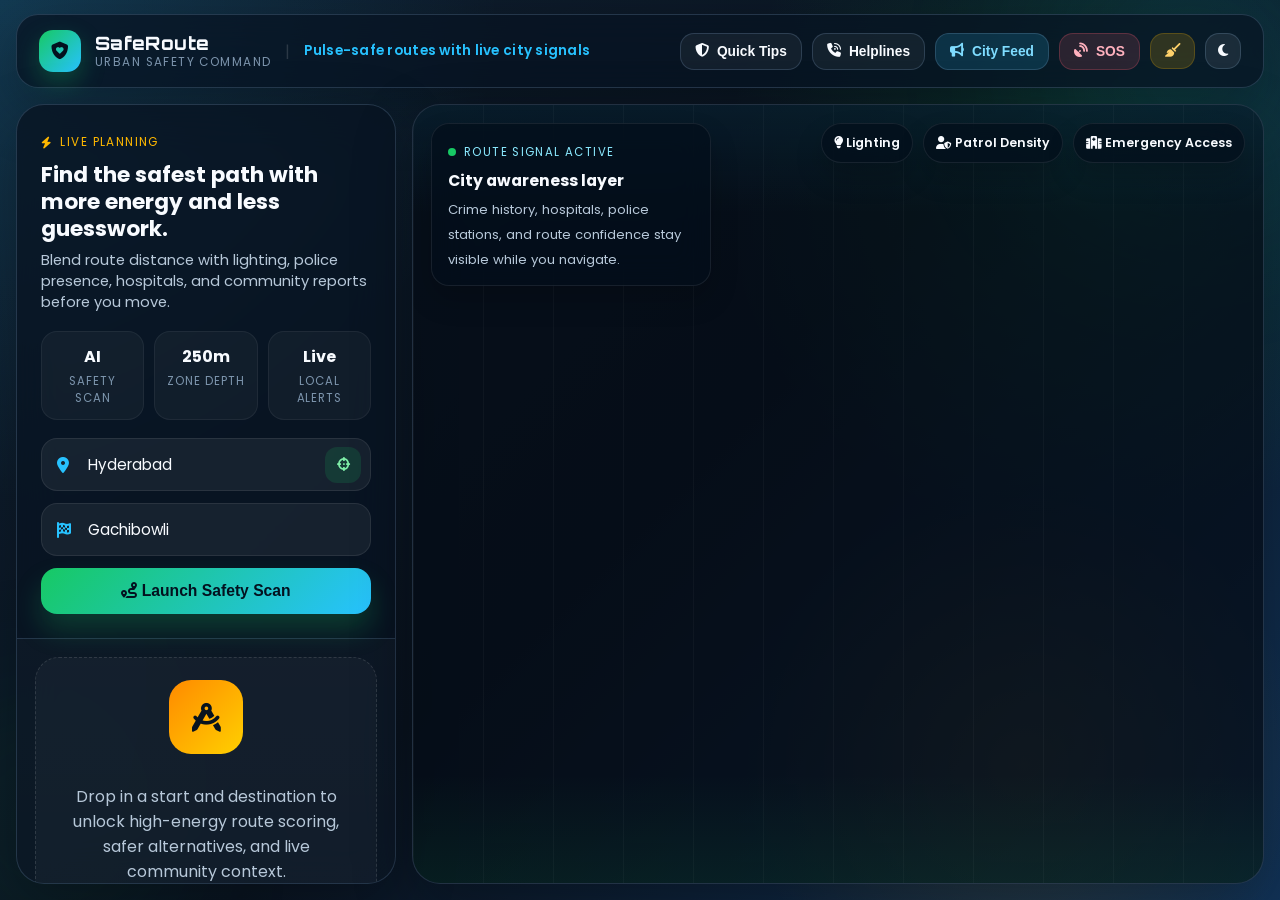
<file: safeRoute-AI-main/frontend/app.html>
<!DOCTYPE html>
<html lang="en">
<head>
    <meta charset="UTF-8">
    <meta name="viewport" content="width=device-width, initial-scale=1.0">
    <title>SafeRoute Command View</title>
    <link href="https://fonts.googleapis.com/css2?family=Orbitron:wght@600;700;800&family=Poppins:wght@400;500;600;700&display=swap" rel="stylesheet">
    <link rel="stylesheet" href="https://cdnjs.cloudflare.com/ajax/libs/font-awesome/6.4.0/css/all.min.css">
    <link rel="stylesheet" href="style.css">
    <script src="https://cdn.socket.io/4.7.5/socket.io.min.js"></script>
    <script src="config.js"></script>
    <script src="main.js"></script>
</head>
<body>
    <nav class="navbar">
        <div class="brand-container">
            <button class="mobile-menu-btn" onclick="toggleMobileSidebar()">
                <i class="fa-solid fa-bars"></i>
            </button>
            <div class="brand-mark">
                <i class="fa-solid fa-shield-heart"></i>
            </div>
            <div class="logo-group">
                <div class="logo-text" style="font-family: 'Orbitron', sans-serif;">SafeRoute</div>
                <div class="logo-subtitle">Urban Safety Command</div>
            </div>
            <div class="divider">|</div>
            <div class="slogan-container">
                <div class="slogan-wrapper">
                    <div class="slogan">Pulse-safe routes with live city signals</div>
                    <div class="slogan">Fast alerts, bright visibility, smarter choices</div>
                    <div class="slogan">Crowd reports and emergency guidance in sync</div>
                    <div class="slogan">Navigate bold, stay aware, arrive stronger</div>
                    <div class="slogan">Safety intelligence for every turn</div>
                    <div class="slogan">Pulse-safe routes with live city signals</div>
                </div>
            </div>
        </div>

        <div class="nav-actions">
            <button onclick="openModal('tips-modal')" class="nav-btn outline-btn"><i class="fa-solid fa-shield-halved"></i> <span>Quick Tips</span></button>
            <button onclick="openModal('helpline-modal')" class="nav-btn outline-btn"><i class="fa-solid fa-phone-volume"></i> <span>Helplines</span></button>
            <button onclick="openModal('community-modal')" class="nav-btn community-btn"><i class="fa-solid fa-bullhorn"></i> <span>City Feed</span></button>
            <button onclick="openModal('sos-modal')" class="nav-btn sos-btn"><i class="fa-solid fa-satellite-dish"></i> <span>SOS</span></button>
            <button onclick="clearAllData()" class="nav-btn clear-btn" title="Clear Data"><i class="fa-solid fa-broom"></i></button>
            <button onclick="toggleNightMode()" class="nav-btn icon-only" title="Theme"><i class="fa-solid fa-moon"></i></button>
        </div>
    </nav>

    <div class="main-layout">
        <div class="sidebar-overlay" onclick="toggleMobileSidebar()"></div>

        <aside class="sidebar">
            <div class="sidebar-header">
                <div class="sidebar-brand">
                    <div class="sidebar-brand-mark">
                        <i class="fa-solid fa-shield-heart"></i>
                    </div>
                    <div>
                        <div class="sidebar-logo-text" style="font-family: 'Orbitron', sans-serif;">SafeRoute</div>
                        <div class="logo-subtitle">Field View</div>
                    </div>
                </div>
                <button class="sidebar-close-btn" onclick="toggleMobileSidebar()">
                    <i class="fa-solid fa-xmark"></i>
                </button>
            </div>

            <div class="search-container">
                <div class="search-kicker"><i class="fa-solid fa-bolt"></i> Live Planning</div>
                <h3>Find the safest path with more energy and less guesswork.</h3>
                <p class="search-copy">Blend route distance with lighting, police presence, hospitals, and community reports before you move.</p>

                <div class="quick-stats">
                    <div class="quick-stat">
                        <strong>AI</strong>
                        <span>Safety Scan</span>
                    </div>
                    <div class="quick-stat">
                        <strong>250m</strong>
                        <span>Zone Depth</span>
                    </div>
                    <div class="quick-stat">
                        <strong>Live</strong>
                        <span>Local Alerts</span>
                    </div>
                </div>

                <div class="input-wrapper">
                    <i class="fa-solid fa-location-dot input-icon"></i>
                    <input type="text" id="source" placeholder="Starting point" value="Hyderabad">
                    <button onclick="getCurrentLocationForInput()" class="locate-me-btn" title="Use My Current Location">
                        <i class="fa-solid fa-crosshairs"></i>
                    </button>
                </div>

                <div class="input-wrapper">
                    <i class="fa-solid fa-flag-checkered input-icon"></i>
                    <input type="text" id="destination" placeholder="Destination" value="Gachibowli">
                </div>

                <button onclick="findRoutes()" class="primary-btn">
                    <i class="fa-solid fa-route"></i> Launch Safety Scan
                </button>
            </div>

            <div id="routes-container" class="routes-container">
                <div id="routes-list">
                    <div class="empty-state">
                        <div class="empty-icon"><i class="fa-solid fa-compass-drafting"></i></div>
                        <p>Drop in a start and destination to unlock high-energy route scoring, safer alternatives, and live community context.</p>
                    </div>
                </div>
            </div>
        </aside>

        <main class="map-wrapper">
            <div class="map-shell">
                <div class="map-status">
                    <div class="map-status-live"><span class="live-dot"></span> Route signal active</div>
                    <strong>City awareness layer</strong>
                    <span>Crime history, hospitals, police stations, and route confidence stay visible while you navigate.</span>
                </div>
                <div class="map-chip-stack">
                    <div class="map-chip"><i class="fa-solid fa-lightbulb"></i> Lighting</div>
                    <div class="map-chip"><i class="fa-solid fa-user-shield"></i> Patrol Density</div>
                    <div class="map-chip"><i class="fa-solid fa-hospital"></i> Emergency Access</div>
                </div>
            </div>
            <div id="map"></div>
        </main>
    </div>

    <div id="community-modal" class="modal-overlay" onclick="closeModal(event, 'community-modal')">
        <div class="modal-content">
            <div class="modal-header">
                <h2><i class="fa-solid fa-bullhorn"></i> Community Signal Board</h2>
                <button class="close-btn" onclick="closeModal(null, 'community-modal')">&times;</button>
            </div>
            <div class="modal-body">
                <label class="form-label">Incident Type</label>
                <select id="feedback-type" class="modern-select">
                    <option value="accident">Accident</option>
                    <option value="danger">Suspicious Activity</option>
                    <option value="harassment">Harassment</option>
                    <option value="theft">Theft / Snatching</option>
                    <option value="traffic">Heavy Traffic</option>
                    <option value="pothole">Road Damage</option>
                </select>

                <label class="form-label">Description</label>
                <textarea id="feedback-desc" rows="3" class="modern-textarea" placeholder="Share what is happening and where it feels risky..."></textarea>

                <button onclick="submitFeedback()" class="primary-btn full-width">Send Community Update</button>

                <div class="separator"><span>Recent Alerts</span></div>
                <div id="feedback-list" class="feedback-scroll"></div>
            </div>
        </div>
    </div>

    <div id="sos-modal" class="modal-overlay" onclick="closeModal(event, 'sos-modal')">
        <div class="modal-content">
            <div class="modal-header danger-header">
                <h2><i class="fa-solid fa-triangle-exclamation"></i> Emergency Broadcast</h2>
                <button class="close-btn" onclick="closeModal(null, 'sos-modal')">&times;</button>
            </div>
            <div class="modal-body text-center">
                <p>Use this only for a real emergency. SafeRoute will share your live location with admins and prepare nearby emergency assistance.</p>
                <div class="pulse-container">
                    <button onclick="sendEmergencyAlert()" class="big-sos-btn">SOS</button>
                </div>
                <p class="sos-note">Your current location and saved display name are used only to speed up support when you need it most.</p>
            </div>
        </div>
    </div>

    <div id="tips-modal" class="modal-overlay" onclick="closeModal(event, 'tips-modal')">
        <div class="modal-content">
            <div class="modal-header">
                <h2><i class="fa-solid fa-shield-heart"></i> High-Energy Safety Tips</h2>
                <button class="close-btn" onclick="closeModal(null, 'tips-modal')">&times;</button>
            </div>
            <div class="modal-body">
                <ul class="tips-list">
                    <li><i class="fa-solid fa-check check-icon"></i> Share your route and ETA with trusted contacts before heading out.</li>
                    <li><i class="fa-solid fa-check check-icon"></i> Prefer brighter roads and active streets over isolated shortcuts.</li>
                    <li><i class="fa-solid fa-check check-icon"></i> Keep your phone charged and your essential numbers ready to dial.</li>
                    <li><i class="fa-solid fa-check check-icon"></i> Trust instinct fast. If something feels off, change direction immediately.</li>
                    <li><i class="fa-solid fa-check check-icon"></i> Stay aware of vehicle details before entering a cab or rideshare.</li>
                    <li><i class="fa-solid fa-check check-icon"></i> If followed, move toward a shop, hospital, police point, or busy street.</li>
                    <li><i class="fa-solid fa-check check-icon"></i> Keep one ear free in quieter areas so you can hear what is around you.</li>
                    <li><i class="fa-solid fa-check check-icon"></i> A whistle, torch, or personal alarm can create a fast attention burst.</li>
                </ul>
            </div>
        </div>
    </div>

    <div id="helpline-modal" class="modal-overlay" onclick="closeModal(event, 'helpline-modal')">
        <div class="modal-content">
            <div class="modal-header">
                <h2><i class="fa-solid fa-phone-volume"></i> Fast Helplines</h2>
                <button class="close-btn" onclick="closeModal(null, 'helpline-modal')">&times;</button>
            </div>
            <div class="modal-body">
                <div class="helpline-grid">
                    <div class="helpline-card"><span class="hl-number">100</span><span class="hl-label">Police</span></div>
                    <div class="helpline-card"><span class="hl-number">1091</span><span class="hl-label">Women Helpline</span></div>
                    <div class="helpline-card"><span class="hl-number">112</span><span class="hl-label">National SOS</span></div>
                    <div class="helpline-card"><span class="hl-number">102</span><span class="hl-label">Ambulance</span></div>
                    <div class="helpline-card"><span class="hl-number">101</span><span class="hl-label">Fire</span></div>
                    <div class="helpline-card"><span class="hl-number">1098</span><span class="hl-label">Child Helpline</span></div>
                    <div class="helpline-card"><span class="hl-number">1930</span><span class="hl-label">Cyber Crime</span></div>
                    <div class="helpline-card"><span class="hl-number">1073</span><span class="hl-label">Road Accident</span></div>
                </div>
            </div>
        </div>
    </div>

    <div id="loading" class="loading-overlay">
        <div class="radar-spinner"></div>
        <h3 id="loading-text">Charging Route Analysis...</h3>
        <p>Scanning safety signals, live reports, and emergency access points.</p>
    </div>

    <div id="emergency-suggestions-modal" class="modal-overlay">
        <div class="modal-content" onclick="event.stopPropagation()" style="max-width: 640px; max-height: 90vh;">
            <div class="modal-header" style="background: linear-gradient(135deg, #ff5d73, #ff8a00); color: white;">
                <h2><i class="fa-solid fa-robot"></i> AI Emergency Guidance</h2>
                <button class="close-btn" onclick="closeEmergencySuggestionsModal()" style="color: white;">&times;</button>
            </div>
            <div class="modal-body" id="emergency-suggestions-body" style="padding: 0;"></div>
        </div>
    </div>

    <div id="welcome-modal" class="modal-overlay">
        <div class="modal-content" style="max-width: 420px;">
            <div class="modal-header" style="background: linear-gradient(135deg, #17c964, #27c2ff); color: #03111f;">
                <h2><i class="fa-solid fa-user-plus"></i> Join the SafeRoute Pulse</h2>
            </div>
            <div class="modal-body text-center">
                <div style="margin-bottom: 20px;">
                    <div class="brand-mark" style="margin: 0 auto 16px; width: 64px; height: 64px; font-size: 1.5rem;">
                        <i class="fa-solid fa-shield-heart"></i>
                    </div>
                    <p style="font-size: 1.08rem; color: var(--text-main); margin-bottom: 10px;">
                        <strong>Personalize your emergency response.</strong>
                    </p>
                    <p style="color: var(--text-soft); font-size: 0.92rem;">
                        Add your name so admins can identify you faster if you ever trigger an alert.
                    </p>
                </div>

                <div class="input-wrapper" style="margin-bottom: 20px;">
                    <i class="fa-solid fa-user input-icon"></i>
                    <input type="text" id="user-name-input" placeholder="Enter your name" maxlength="50" style="text-align: center; font-size: 1.05rem;">
                </div>

                <button onclick="saveUserName()" class="primary-btn" style="width: 100%;">
                    <i class="fa-solid fa-bolt"></i> Continue to SafeRoute
                </button>

                <p style="font-size: 0.8rem; color: var(--text-faint); margin-top: 14px;">
                    <i class="fa-solid fa-lock"></i> Stored locally and shared only during emergency workflows.
                </p>
            </div>
        </div>
    </div>
</body>
</html>
</file>
<file: safeRoute-AI-main/frontend/style.css>
:root {
    --bg: #07131f;
    --bg-soft: #0e1d2e;
    --panel: rgba(8, 20, 34, 0.78);
    --panel-strong: rgba(12, 26, 44, 0.92);
    --panel-light: rgba(255, 255, 255, 0.08);
    --text-main: #f8fbff;
    --text-soft: #b7c8d9;
    --text-faint: #7d95ad;
    --border: rgba(149, 189, 228, 0.2);
    --accent: #17c964;
    --accent-strong: #0ea95c;
    --accent-2: #27c2ff;
    --accent-3: #ffb800;
    --danger: #ff5d73;
    --danger-soft: rgba(255, 93, 115, 0.14);
    --shadow: 0 20px 60px rgba(0, 0, 0, 0.28);
    --radius-lg: 24px;
    --radius-md: 18px;
    --radius-sm: 12px;
    --nav-height: 74px;
    --gradient-main: linear-gradient(135deg, #0f2031 0%, #0a1421 52%, #113256 100%);
    --gradient-accent: linear-gradient(135deg, #17c964 0%, #27c2ff 100%);
    --gradient-warning: linear-gradient(135deg, #ff8a00 0%, #ffd000 100%);
}

body.night-mode {
    --bg: #02070c;
    --bg-soft: #08111d;
    --panel: rgba(4, 12, 22, 0.82);
    --panel-strong: rgba(6, 16, 30, 0.94);
    --panel-light: rgba(255, 255, 255, 0.05);
    --text-main: #eef6ff;
    --text-soft: #abc1d6;
    --text-faint: #6e859c;
    --border: rgba(120, 164, 206, 0.18);
    --shadow: 0 24px 72px rgba(0, 0, 0, 0.38);
}

* {
    box-sizing: border-box;
}

html,
body {
    margin: 0;
    min-height: 100%;
}

body {
    font-family: "Poppins", "Segoe UI", sans-serif;
    color: var(--text-main);
    background:
        radial-gradient(circle at top left, rgba(39, 194, 255, 0.16), transparent 32%),
        radial-gradient(circle at 85% 20%, rgba(23, 201, 100, 0.18), transparent 28%),
        radial-gradient(circle at 80% 85%, rgba(255, 184, 0, 0.12), transparent 22%),
        var(--gradient-main);
    height: 100vh;
    display: flex;
    flex-direction: column;
    overflow: hidden;
    position: relative;
}

body::before,
body::after {
    content: "";
    position: fixed;
    inset: auto;
    border-radius: 999px;
    filter: blur(90px);
    opacity: 0.55;
    pointer-events: none;
    z-index: 0;
    animation: floatOrb 14s ease-in-out infinite;
}

body::before {
    width: 280px;
    height: 280px;
    top: -70px;
    right: -50px;
    background: rgba(39, 194, 255, 0.22);
}

body::after {
    width: 220px;
    height: 220px;
    left: -60px;
    bottom: -30px;
    background: rgba(23, 201, 100, 0.18);
    animation-delay: -6s;
}

.navbar,
.main-layout,
.modal-overlay,
.loading-overlay {
    position: relative;
    z-index: 1;
}

.navbar {
    height: var(--nav-height);
    margin: 14px 16px 0;
    padding: 0 22px;
    border: 1px solid var(--border);
    background: rgba(8, 20, 34, 0.74);
    backdrop-filter: blur(20px);
    border-radius: 22px;
    display: flex;
    justify-content: space-between;
    align-items: center;
    box-shadow: var(--shadow);
}

.brand-container {
    display: flex;
    align-items: center;
    gap: 14px;
    min-width: 0;
}

.brand-mark,
.sidebar-brand-mark {
    width: 42px;
    height: 42px;
    border-radius: 14px;
    display: flex;
    align-items: center;
    justify-content: center;
    background: var(--gradient-accent);
    color: #03111f;
    font-size: 1.1rem;
    box-shadow: 0 10px 24px rgba(23, 201, 100, 0.28);
}

.logo-group {
    display: flex;
    flex-direction: column;
    min-width: 0;
}

.logo-text,
.sidebar-logo-text {
    font-size: 1.15rem;
    font-weight: 800;
    letter-spacing: 0.02em;
    color: var(--text-main);
}

.logo-subtitle {
    font-size: 0.74rem;
    letter-spacing: 0.12em;
    text-transform: uppercase;
    color: var(--text-faint);
}

.divider {
    color: rgba(255, 255, 255, 0.14);
}

.slogan-container {
    height: 20px;
    overflow: hidden;
}

.slogan-wrapper {
    animation: slideText 14s infinite cubic-bezier(0.23, 1, 0.32, 1);
}

.slogan {
    height: 20px;
    display: flex;
    align-items: center;
    font-size: 0.85rem;
    font-weight: 600;
    letter-spacing: 0.02em;
    color: var(--accent-2);
}

.nav-actions {
    display: flex;
    align-items: center;
    gap: 10px;
}

.mobile-menu-btn,
.nav-btn,
.sidebar-close-btn,
.close-btn,
.primary-btn,
.locate-me-btn {
    transition: transform 0.22s ease, box-shadow 0.22s ease, background-color 0.22s ease, border-color 0.22s ease, color 0.22s ease;
}

.mobile-menu-btn,
.sidebar-close-btn,
.close-btn {
    background: transparent;
    border: none;
    color: var(--text-main);
    cursor: pointer;
}

.mobile-menu-btn {
    display: none;
    width: 42px;
    height: 42px;
    border-radius: 12px;
    border: 1px solid var(--border);
    background: var(--panel-light);
    font-size: 1.05rem;
}

.mobile-menu-btn:hover,
.sidebar-close-btn:hover,
.close-btn:hover {
    transform: translateY(-1px);
    background: rgba(255, 255, 255, 0.08);
}

.nav-btn {
    padding: 10px 14px;
    border-radius: 14px;
    border: 1px solid var(--border);
    background: var(--panel-light);
    color: var(--text-main);
    font-weight: 600;
    font-size: 0.86rem;
    display: inline-flex;
    align-items: center;
    gap: 8px;
    cursor: pointer;
    box-shadow: none;
}

.nav-btn:hover,
.primary-btn:hover,
.map-link-btn:hover,
.action-btn:hover,
.helpline-card:hover,
.route-card:hover {
    transform: translateY(-2px);
    box-shadow: 0 16px 32px rgba(0, 0, 0, 0.18);
}

.outline-btn {
    background: rgba(255, 255, 255, 0.05);
}

.outline-btn:hover {
    background: rgba(39, 194, 255, 0.14);
    border-color: rgba(39, 194, 255, 0.28);
}

.community-btn {
    background: rgba(39, 194, 255, 0.16);
    color: #7fdcff;
}

.community-btn:hover {
    background: rgba(39, 194, 255, 0.24);
}

.sos-btn {
    background: var(--danger-soft);
    color: #ffb1be;
    border-color: rgba(255, 93, 115, 0.24);
}

.sos-btn:hover {
    background: rgba(255, 93, 115, 0.22);
}

.clear-btn {
    background: rgba(255, 184, 0, 0.16);
    color: #ffd26b;
    border-color: rgba(255, 184, 0, 0.2);
}

.icon-only {
    padding: 10px 12px;
}

.main-layout {
    display: flex;
    flex: 1;
    min-height: 0;
    padding: 16px;
    gap: 16px;
}

.sidebar {
    width: 380px;
    border-radius: 28px;
    border: 1px solid var(--border);
    background: var(--panel);
    backdrop-filter: blur(22px);
    box-shadow: var(--shadow);
    display: flex;
    flex-direction: column;
    overflow: hidden;
}

.sidebar-header {
    display: none;
    padding: 18px 20px;
    border-bottom: 1px solid var(--border);
    background: rgba(255, 255, 255, 0.03);
    justify-content: space-between;
    align-items: center;
}

.sidebar-brand {
    display: flex;
    align-items: center;
    gap: 12px;
}

.sidebar-close-btn {
    width: 40px;
    height: 40px;
    border-radius: 12px;
    border: 1px solid var(--border);
}

.search-container {
    padding: 24px;
    border-bottom: 1px solid var(--border);
}

.search-kicker {
    font-size: 0.74rem;
    text-transform: uppercase;
    letter-spacing: 0.12em;
    color: var(--accent-3);
    margin-bottom: 10px;
    display: inline-flex;
    align-items: center;
    gap: 8px;
}

.search-container h3 {
    margin: 0 0 8px;
    font-size: 1.35rem;
    line-height: 1.25;
}

.search-copy {
    margin: 0 0 18px;
    color: var(--text-soft);
    font-size: 0.92rem;
}

.quick-stats {
    display: grid;
    grid-template-columns: repeat(3, 1fr);
    gap: 10px;
    margin-bottom: 18px;
}

.quick-stat {
    padding: 12px 10px;
    border-radius: 16px;
    border: 1px solid rgba(255, 255, 255, 0.06);
    background: rgba(255, 255, 255, 0.04);
    text-align: center;
}

.quick-stat strong {
    display: block;
    font-size: 1rem;
    color: var(--text-main);
}

.quick-stat span {
    display: block;
    margin-top: 4px;
    color: var(--text-faint);
    font-size: 0.72rem;
    text-transform: uppercase;
    letter-spacing: 0.08em;
}

.input-wrapper {
    position: relative;
    margin-bottom: 12px;
}

.input-icon {
    position: absolute;
    left: 16px;
    top: 50%;
    transform: translateY(-50%);
    color: var(--accent-2);
    z-index: 2;
}

.input-wrapper input,
.modern-select,
.modern-textarea {
    width: 100%;
    border: 1px solid rgba(255, 255, 255, 0.08);
    background: rgba(255, 255, 255, 0.06);
    border-radius: 16px;
    color: var(--text-main);
    font-family: inherit;
    outline: none;
}

.input-wrapper input {
    padding: 14px 46px;
    font-size: 0.95rem;
}

.modern-select,
.modern-textarea {
    padding: 13px 14px;
    font-size: 0.95rem;
    margin-bottom: 16px;
}

.input-wrapper input::placeholder,
.modern-textarea::placeholder {
    color: var(--text-faint);
}

.input-wrapper input:focus,
.modern-select:focus,
.modern-textarea:focus {
    border-color: rgba(39, 194, 255, 0.42);
    box-shadow: 0 0 0 4px rgba(39, 194, 255, 0.12);
    background: rgba(255, 255, 255, 0.08);
}

.locate-me-btn {
    position: absolute;
    right: 10px;
    top: 50%;
    transform: translateY(-50%);
    width: 36px;
    height: 36px;
    border-radius: 12px;
    border: none;
    background: rgba(23, 201, 100, 0.14);
    color: #7ff0a9;
    cursor: pointer;
}

.locate-me-btn:hover {
    transform: translateY(-50%) scale(1.04);
}

.primary-btn {
    width: 100%;
    border: none;
    border-radius: 16px;
    padding: 14px;
    font-weight: 700;
    font-size: 0.98rem;
    color: #03111f;
    cursor: pointer;
    background: var(--gradient-accent);
    box-shadow: 0 16px 28px rgba(23, 201, 100, 0.22);
}

.routes-container {
    flex: 1;
    min-height: 0;
    padding: 18px;
    overflow-y: auto;
    background: linear-gradient(180deg, rgba(255, 255, 255, 0.02), rgba(255, 255, 255, 0.01));
}

#routes-list {
    display: flex;
    flex-direction: column;
    gap: 14px;
}

.route-card {
    background: linear-gradient(180deg, rgba(18, 33, 51, 0.94), rgba(10, 21, 35, 0.94));
    border-radius: 22px;
    padding: 16px;
    border: 1px solid rgba(255, 255, 255, 0.06);
    display: flex;
    align-items: center;
    gap: 16px;
    cursor: pointer;
    box-shadow: 0 18px 38px rgba(0, 0, 0, 0.18);
    opacity: 0;
    transform: translateY(18px) scale(0.985);
    animation: cardIn 0.5s ease forwards;
}

.route-card.selected {
    border-color: rgba(23, 201, 100, 0.48);
    background: linear-gradient(180deg, rgba(13, 48, 38, 0.98), rgba(8, 28, 28, 0.98));
    box-shadow: 0 20px 42px rgba(23, 201, 100, 0.16);
}

.score-box {
    width: 68px;
    height: 68px;
    border-radius: 20px;
    display: flex;
    flex-direction: column;
    align-items: center;
    justify-content: center;
    color: white;
    flex-shrink: 0;
    box-shadow: inset 0 1px 0 rgba(255, 255, 255, 0.16);
}

.score-val {
    font-size: 1.55rem;
    font-weight: 800;
    line-height: 1;
}

.score-txt {
    font-size: 0.62rem;
    text-transform: uppercase;
    letter-spacing: 0.12em;
    font-weight: 700;
    margin-top: 4px;
}

.route-info h4 {
    margin: 0 0 6px;
    font-size: 1rem;
}

.route-meta {
    display: flex;
    gap: 12px;
    flex-wrap: wrap;
    margin-bottom: 10px;
    font-size: 0.84rem;
    color: var(--text-soft);
}

.route-badges {
    display: flex;
    gap: 8px;
    flex-wrap: wrap;
}

.badge {
    display: inline-flex;
    align-items: center;
    gap: 6px;
    padding: 7px 10px;
    border-radius: 999px;
    background: rgba(255, 255, 255, 0.06);
    border: 1px solid rgba(255, 255, 255, 0.05);
    font-size: 0.73rem;
    font-weight: 600;
    color: var(--text-soft);
}

.map-wrapper {
    flex: 1;
    min-width: 0;
    position: relative;
    border-radius: 28px;
    overflow: hidden;
    border: 1px solid var(--border);
    background: rgba(5, 12, 22, 0.72);
    box-shadow: var(--shadow);
}

.map-wrapper::before {
    content: "";
    position: absolute;
    inset: 0;
    background:
        linear-gradient(180deg, rgba(39, 194, 255, 0.08), transparent 14%, transparent 86%, rgba(23, 201, 100, 0.08)),
        repeating-linear-gradient(90deg, rgba(255, 255, 255, 0.03) 0, rgba(255, 255, 255, 0.03) 1px, transparent 1px, transparent 70px);
    pointer-events: none;
    z-index: 1;
}

.map-shell {
    position: absolute;
    top: 18px;
    left: 18px;
    right: 18px;
    z-index: 2;
    pointer-events: none;
    display: flex;
    justify-content: space-between;
    align-items: flex-start;
    gap: 14px;
}

.map-status,
.map-chip {
    pointer-events: auto;
    border: 1px solid rgba(255, 255, 255, 0.08);
    background: rgba(4, 15, 27, 0.72);
    backdrop-filter: blur(16px);
    color: var(--text-main);
    box-shadow: 0 14px 28px rgba(0, 0, 0, 0.18);
}

.map-status {
    padding: 14px 16px;
    border-radius: 18px;
    max-width: 280px;
}

.map-status strong {
    display: block;
    font-size: 0.98rem;
    margin-bottom: 4px;
}

.map-status span {
    font-size: 0.82rem;
    color: var(--text-soft);
}

.map-status-live {
    display: inline-flex;
    align-items: center;
    gap: 8px;
    margin-bottom: 8px;
    color: #8ae9ff;
    font-size: 0.72rem;
    text-transform: uppercase;
    letter-spacing: 0.12em;
}

.live-dot {
    width: 8px;
    height: 8px;
    border-radius: 999px;
    background: var(--accent);
    box-shadow: 0 0 0 0 rgba(23, 201, 100, 0.55);
    animation: pulseDot 1.8s infinite;
}

.map-chip-stack {
    display: flex;
    gap: 10px;
    flex-wrap: wrap;
    justify-content: flex-end;
}

.map-chip {
    padding: 10px 12px;
    border-radius: 999px;
    font-size: 0.78rem;
    font-weight: 600;
}

#map {
    width: 100%;
    height: 100%;
}

.empty-state {
    min-height: 240px;
    padding: 22px;
    border-radius: 24px;
    border: 1px dashed rgba(255, 255, 255, 0.12);
    background: rgba(255, 255, 255, 0.03);
    display: flex;
    flex-direction: column;
    align-items: center;
    justify-content: center;
    text-align: center;
    color: var(--text-soft);
}

.empty-icon {
    width: 74px;
    height: 74px;
    border-radius: 22px;
    display: grid;
    place-items: center;
    font-size: 1.8rem;
    color: #07131f;
    background: var(--gradient-warning);
    margin-bottom: 14px;
    animation: tiltFloat 4s ease-in-out infinite;
}

.modal-overlay {
    display: none;
    position: fixed;
    inset: 0;
    z-index: 2000;
    justify-content: center;
    align-items: center;
    padding: 20px;
    background: rgba(2, 7, 12, 0.58);
    backdrop-filter: blur(10px);
}

.modal-overlay.active {
    display: flex;
    animation: fadeIn 0.24s ease;
}

.modal-content {
    width: min(560px, 100%);
    border-radius: 26px;
    overflow: hidden;
    border: 1px solid var(--border);
    background: linear-gradient(180deg, rgba(13, 28, 46, 0.98), rgba(8, 18, 31, 0.98));
    box-shadow: 0 28px 80px rgba(0, 0, 0, 0.38);
    animation: slideUp 0.28s ease;
}

.modal-header {
    padding: 18px 22px;
    border-bottom: 1px solid var(--border);
    display: flex;
    justify-content: space-between;
    align-items: center;
    background: rgba(255, 255, 255, 0.03);
}

.modal-header h2 {
    margin: 0;
    font-size: 1.06rem;
    display: flex;
    align-items: center;
    gap: 10px;
}

.danger-header {
    background: linear-gradient(135deg, rgba(255, 93, 115, 0.2), rgba(255, 93, 115, 0.08));
    color: #ffd0d7;
}

.modal-body {
    padding: 22px;
    max-height: 70vh;
    overflow-y: auto;
}

.form-label {
    display: block;
    margin-bottom: 8px;
    color: var(--text-soft);
    font-size: 0.84rem;
    font-weight: 600;
}

.separator {
    display: flex;
    align-items: center;
    gap: 12px;
    margin: 26px 0 14px;
    color: var(--text-faint);
    font-size: 0.76rem;
    letter-spacing: 0.12em;
    text-transform: uppercase;
}

.separator::before,
.separator::after {
    content: "";
    flex: 1;
    height: 1px;
    background: var(--border);
}

.feedback-scroll {
    max-height: 220px;
    overflow-y: auto;
    border-radius: 18px;
    border: 1px solid var(--border);
    background: rgba(255, 255, 255, 0.04);
}

.feedback-item {
    border-bottom: 1px solid rgba(255, 255, 255, 0.06);
    cursor: pointer;
}

.feedback-item:last-child {
    border-bottom: none;
}

.text-center {
    text-align: center;
}

.pulse-container {
    position: relative;
    display: inline-block;
}

.big-sos-btn {
    width: 126px;
    height: 126px;
    border-radius: 50%;
    border: 6px solid rgba(255, 255, 255, 0.18);
    background: linear-gradient(135deg, #ff6d67 0%, #ff416d 100%);
    color: white;
    font-size: 1.5rem;
    font-weight: 800;
    letter-spacing: 0.08em;
    cursor: pointer;
    box-shadow: 0 18px 46px rgba(255, 65, 109, 0.28);
    animation: pulse 2s infinite;
}

.sos-note {
    color: var(--text-soft);
    font-size: 0.88rem;
    line-height: 1.6;
}

.tips-list {
    list-style: none;
    padding: 0;
    margin: 0;
}

.tips-list li {
    display: flex;
    align-items: flex-start;
    gap: 12px;
    padding: 13px 0;
    border-bottom: 1px solid rgba(255, 255, 255, 0.06);
    color: var(--text-soft);
}

.tips-list li:last-child {
    border-bottom: none;
}

.check-icon {
    color: #84f1ac;
    margin-top: 2px;
}

.helpline-grid {
    display: grid;
    grid-template-columns: repeat(2, minmax(0, 1fr));
    gap: 12px;
}

.helpline-card {
    padding: 16px;
    border-radius: 18px;
    text-align: center;
    border: 1px solid rgba(255, 255, 255, 0.08);
    background: linear-gradient(180deg, rgba(255, 255, 255, 0.06), rgba(255, 255, 255, 0.03));
}

.hl-number {
    display: block;
    font-size: 1.5rem;
    font-weight: 800;
    color: #8ae9ff;
    margin-bottom: 6px;
}

.hl-label {
    font-size: 0.74rem;
    color: var(--text-faint);
    text-transform: uppercase;
    letter-spacing: 0.1em;
    font-weight: 700;
}

.loading-overlay {
    display: none;
    position: fixed;
    top: 50%;
    left: 50%;
    transform: translate(-50%, -50%);
    z-index: 3000;
    padding: 28px;
    border-radius: 24px;
    border: 1px solid var(--border);
    background: rgba(7, 19, 31, 0.94);
    box-shadow: 0 30px 80px rgba(0, 0, 0, 0.38);
    text-align: center;
    min-width: 280px;
}

.radar-spinner {
    width: 58px;
    height: 58px;
    margin: 0 auto 16px;
    border-radius: 50%;
    border: 4px solid rgba(255, 255, 255, 0.12);
    border-top-color: var(--accent);
    animation: spin 0.9s linear infinite;
}

.loading-overlay h3 {
    margin: 0 0 8px;
}

.loading-overlay p {
    margin: 0;
    color: var(--text-soft);
}

.user-name-btn {
    background: linear-gradient(135deg, rgba(23, 201, 100, 0.24), rgba(39, 194, 255, 0.18));
    color: var(--text-main);
}

.map-link-btn,
.action-btn {
    padding: 10px 14px;
    border-radius: 12px;
    border: none;
    font-weight: 700;
    display: inline-flex;
    align-items: center;
    gap: 8px;
    cursor: pointer;
    text-decoration: none;
}

.full-width {
    width: 100%;
}

.emergency-section {
    margin-bottom: 18px;
    padding: 16px;
    border-radius: 18px;
    border: 1px solid rgba(255, 255, 255, 0.08);
    background: rgba(255, 255, 255, 0.04);
}

.emergency-section h4 {
    margin: 0 0 12px;
    display: flex;
    align-items: center;
    gap: 8px;
}

.emergency-item {
    margin-bottom: 10px;
    padding: 14px;
    border-radius: 14px;
    border: 1px solid rgba(255, 255, 255, 0.08);
    background: rgba(255, 255, 255, 0.05);
}

.emergency-item:last-child {
    margin-bottom: 0;
}

.sidebar-overlay {
    display: none;
}

.modal-overlay[data-prevent-close="true"] {
    pointer-events: auto !important;
    display: flex !important;
}

.modal-overlay[data-prevent-close="true"] .modal-content {
    border-color: rgba(23, 201, 100, 0.42);
    box-shadow: 0 0 0 2px rgba(23, 201, 100, 0.18), 0 28px 80px rgba(0, 0, 0, 0.38);
    animation: modalPulse 0.5s ease-in-out;
}

.modal-overlay[data-showing-suggestions="true"],
.modal-overlay[data-showing-suggestions="true"].active {
    display: flex !important;
}

#emergency-suggestions-modal {
    pointer-events: all;
    z-index: 99999 !important;
}

#emergency-suggestions-modal.active {
    display: flex !important;
}

@keyframes slideText {
    0%, 14% { transform: translateY(0); }
    18%, 30% { transform: translateY(-20px); }
    34%, 46% { transform: translateY(-40px); }
    50%, 62% { transform: translateY(-60px); }
    66%, 78% { transform: translateY(-80px); }
    82%, 96% { transform: translateY(-100px); }
    100% { transform: translateY(0); }
}

@keyframes floatOrb {
    0%, 100% { transform: translate3d(0, 0, 0); }
    50% { transform: translate3d(14px, -16px, 0); }
}

@keyframes pulseDot {
    0% { box-shadow: 0 0 0 0 rgba(23, 201, 100, 0.55); }
    75% { box-shadow: 0 0 0 12px rgba(23, 201, 100, 0); }
    100% { box-shadow: 0 0 0 0 rgba(23, 201, 100, 0); }
}

@keyframes cardIn {
    from {
        opacity: 0;
        transform: translateY(18px) scale(0.985);
    }
    to {
        opacity: 1;
        transform: translateY(0) scale(1);
    }
}

@keyframes fadeIn {
    from { opacity: 0; }
    to { opacity: 1; }
}

@keyframes slideUp {
    from {
        opacity: 0;
        transform: translateY(22px);
    }
    to {
        opacity: 1;
        transform: translateY(0);
    }
}

@keyframes pulse {
    0% {
        transform: scale(0.96);
        box-shadow: 0 0 0 0 rgba(255, 65, 109, 0.4);
    }
    70% {
        transform: scale(1);
        box-shadow: 0 0 0 24px rgba(255, 65, 109, 0);
    }
    100% {
        transform: scale(0.96);
        box-shadow: 0 0 0 0 rgba(255, 65, 109, 0);
    }
}

@keyframes spin {
    to { transform: rotate(360deg); }
}

@keyframes modalPulse {
    0%, 100% { transform: scale(1); }
    50% { transform: scale(1.015); }
}

@keyframes tiltFloat {
    0%, 100% { transform: rotate(-4deg) translateY(0); }
    50% { transform: rotate(4deg) translateY(-8px); }
}

@media (max-width: 1024px) {
    .sidebar {
        width: 340px;
    }

    .navbar {
        padding: 0 16px;
    }

    .map-shell {
        flex-direction: column;
        align-items: stretch;
    }

    .map-chip-stack {
        justify-content: flex-start;
    }
}

@media (max-width: 768px) {
    body {
        overflow: auto;
        height: auto;
        min-height: 100vh;
    }

    .navbar {
        margin: 10px 10px 0;
        padding: 0 10px;
        gap: 8px;
        height: auto;
        min-height: 68px;
    }

    .mobile-menu-btn {
        display: inline-flex;
        align-items: center;
        justify-content: center;
    }

    .divider,
    .slogan-container {
        display: none;
    }

    .nav-actions {
        gap: 6px;
        overflow-x: auto;
    }

    .nav-btn span,
    .user-name-text {
        display: none;
    }

    .main-layout {
        display: block;
        padding: 10px;
    }

    .sidebar {
        position: fixed;
        top: 0;
        left: -100%;
        width: min(88vw, 360px);
        height: 100vh;
        border-radius: 0 26px 26px 0;
        z-index: 1001;
        transition: left 0.28s ease;
    }

    .sidebar.active {
        left: 0;
    }

    .sidebar-header {
        display: flex;
    }

    .sidebar-overlay {
        display: none;
        position: fixed;
        inset: 0;
        background: rgba(2, 7, 12, 0.6);
        z-index: 1000;
    }

    .sidebar-overlay.active {
        display: block;
    }

    .map-wrapper {
        height: calc(100vh - 102px);
        min-height: 560px;
        border-radius: 26px;
    }

    .map-shell {
        top: 12px;
        left: 12px;
        right: 12px;
    }

    .quick-stats {
        grid-template-columns: 1fr;
    }

    .modal-content {
        border-radius: 22px;
    }

    .helpline-grid {
        grid-template-columns: 1fr 1fr;
    }
}

@media (max-width: 480px) {
    .logo-subtitle {
        display: none;
    }

    .helpline-grid {
        grid-template-columns: 1fr;
    }

    .map-chip-stack {
        gap: 8px;
    }

    .map-chip {
        font-size: 0.72rem;
    }
}

@media (prefers-reduced-motion: reduce) {
    *,
    *::before,
    *::after {
        animation: none !important;
        transition: none !important;
        scroll-behavior: auto !important;
    }
}
</file>
